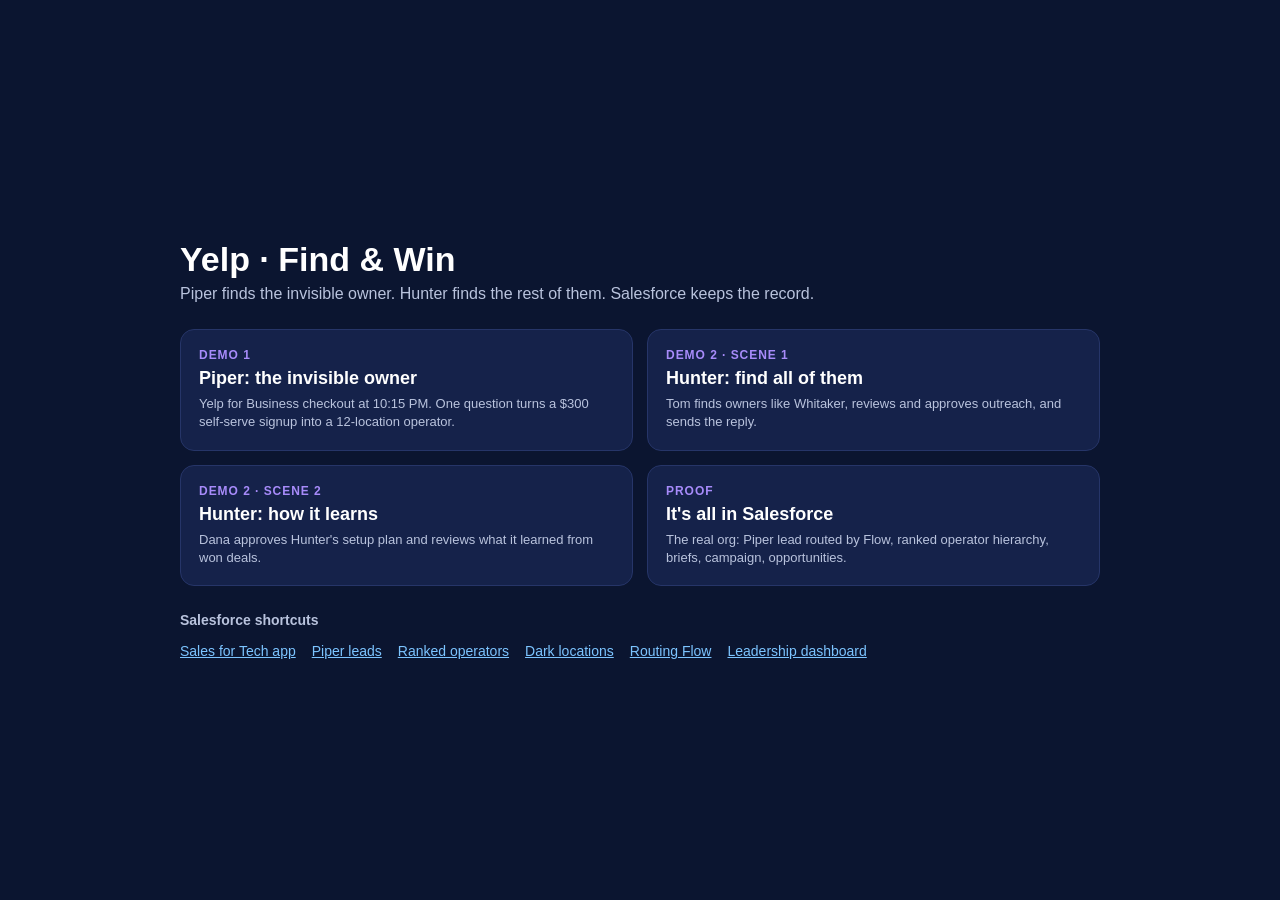
<file: prototypes/index.html>
<!DOCTYPE html>
<html lang="en">
<head>
<meta charset="utf-8">
<meta name="robots" content="noindex, nofollow">
<title>Yelp Find &amp; Win Demo</title>
<style>
  body { font-family: -apple-system, "Helvetica Neue", Arial, sans-serif; background: #0b1530; color: #fff; margin: 0; min-height: 100vh; display: grid; place-items: center; }
  main { width: min(920px, 92vw); }
  h1 { font-size: 34px; margin: 0 0 6px; } p { color: #b9c3dd; margin: 0 0 26px; }
  .grid { display: grid; grid-template-columns: repeat(2, 1fr); gap: 14px; }
  a.card { display: block; text-decoration: none; color: inherit; background: #15224a; border: 1px solid #263568; border-radius: 14px; padding: 18px; transition: .2s; }
  a.card:hover { transform: translateY(-2px); border-color: #8a3ffc; }
  .n { font-size: 12px; color: #a78bfa; font-weight: 700; letter-spacing: .08em; }
  h2 { margin: 6px 0 6px; font-size: 18px; } .d { color: #b9c3dd; font-size: 13px; line-height: 1.4; }
  .sf { margin-top: 26px; } .sf h3 { font-size: 14px; color: #b9c3dd; font-weight: 600; } .sf a { color: #7cc4ff; margin-right: 16px; font-size: 14px; }
</style>
</head>
<body>
<main>
  <h1>Yelp · Find &amp; Win</h1>
  <p>Piper finds the invisible owner. Hunter finds the rest of them. Salesforce keeps the record.</p>
  <div class="grid">
    <a class="card" href="piper.html"><div class="n">DEMO 1</div><h2>Piper: the invisible owner</h2><div class="d">Yelp for Business checkout at 10:15 PM. One question turns a $300 self-serve signup into a 12-location operator.</div></a>
    <a class="card" href="hunter.html"><div class="n">DEMO 2 · SCENE 1</div><h2>Hunter: find all of them</h2><div class="d">Tom finds owners like Whitaker, reviews and approves outreach, and sends the reply.</div></a>
    <a class="card" href="hunter-admin.html"><div class="n">DEMO 2 · SCENE 2</div><h2>Hunter: how it learns</h2><div class="d">Dana approves Hunter's setup plan and reviews what it learned from won deals.</div></a>
    <a class="card" id="sf" target="_blank"><div class="n">PROOF</div><h2>It's all in Salesforce</h2><div class="d">The real org: Piper lead routed by Flow, ranked operator hierarchy, briefs, campaign, opportunities.</div></a>
  </div>
  <div class="sf"><h3>Salesforce shortcuts</h3><div id="links"></div></div>
</main>
<script src="data.js?v=20261020h"></script>
<script>
  const u = YELP_DATA.org_url, L = [
    ["Sales for Tech app", "/lightning/app/06mg800000AlQvwAAF"],
    ["Piper leads", "/lightning/o/Lead/list?filterName=Piper_Multi_Location_Leads"],
    ["Ranked operators", "/lightning/o/Account/list?filterName=Hunter_Colorado_Operators"],
    ["Dark locations", "/lightning/o/Account/list?filterName=Hunter_Dark_Locations"],
    ["Routing Flow", "/lightning/setup/Flows/home"],
    ["Leadership dashboard", "/lightning/r/Dashboard/01Zg8000004BuMLEA0/view"],
  ];
  document.getElementById("sf").href = u + L[1][1];
  document.getElementById("links").innerHTML = L.map(([t, p]) => `<a target="_blank" href="${u}${p}">${t}</a>`).join("");
</script>
</body>
</html>
</file>
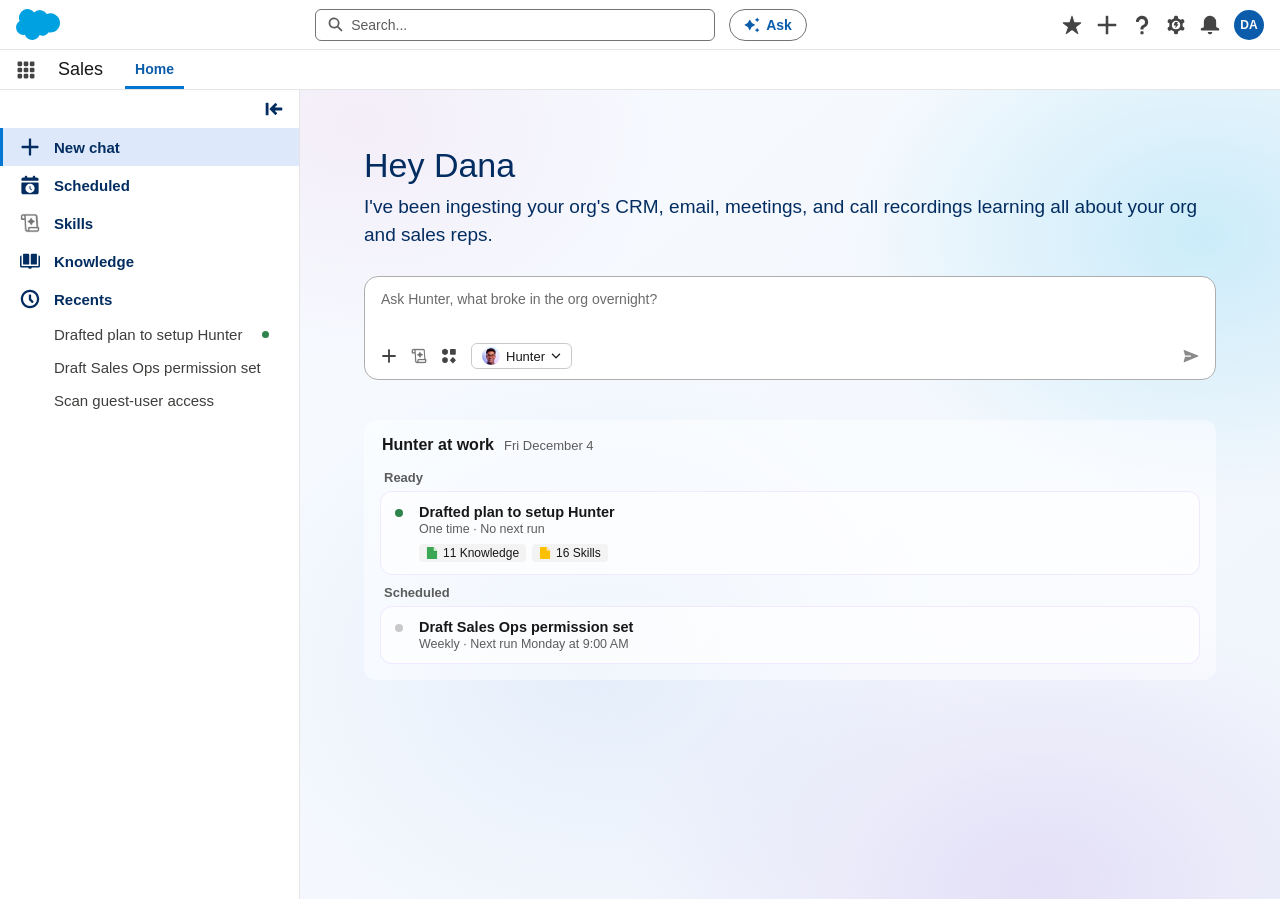
<file: prototypes/hunter-admin.html>
<!DOCTYPE html>
<html lang="en">
<head>
<meta charset="utf-8">
<meta name="robots" content="noindex, nofollow">
<link rel="icon" href="data:image/svg+xml,%3Csvg xmlns='http://www.w3.org/2000/svg' viewBox='0 0 32 32'%3E%3Cellipse cx='16' cy='17' rx='15' ry='10' fill='%2300a1e0'/%3E%3C/svg%3E">
<meta name="demo-url" content="yelp.lightning.force.com/lightning/page/home">
<title>Home | Salesforce</title>
<meta name="viewport" content="width=device-width, initial-scale=1">
<link rel="stylesheet" href="shared.css?v=20261020h">
<style>
  /* Follows the Hunter prototype's admin view (Scene 2): setup plan, auto-learning, Knowledge. */
  :root { --brand: #0176d3; --link: #0b5cab; --line: #e5e5e5; --ink: #181818; --muted: #5c5c5c; --soft: #f3f3f3; --purple: #5a1ba9; --purple-soft: #f2ecfd; }
  * { box-sizing: border-box; }
  body { margin: 0; font-family: "Salesforce Sans", -apple-system, "Helvetica Neue", Arial, sans-serif; color: var(--ink); background: #fff; font-size: 14px; }
  svg { display: block; }
  .ico { fill: currentColor; flex: none; }
  .gh { height: 50px; display: flex; align-items: center; padding: 0 16px; gap: 14px; border-bottom: 1px solid var(--line); }
  .gh .search { margin-left: auto; width: 400px; height: 32px; border: 1px solid #747474; border-radius: 6px; display: flex; align-items: center; gap: 8px; padding: 0 12px; color: var(--muted); }
  .gh .ask { height: 32px; border: 1px solid #747474; border-radius: 16px; padding: 0 14px; display: flex; align-items: center; gap: 6px; font-weight: 600; color: var(--link); margin-right: auto; }
  .gh .icons { display: flex; gap: 14px; align-items: center; color: #444; }
  .me { width: 30px; height: 30px; border-radius: 50%; background: #0b5cab; color: #fff; display: grid; place-items: center; font-size: 12px; font-weight: 700; }
  .nav { height: 40px; display: flex; align-items: flex-end; gap: 22px; padding: 0 16px; border-bottom: 1px solid var(--line); }
  .nav .waffle { align-self: center; color: #444; } .nav .app { align-self: center; font-size: 18px; }
  .nav .tab { padding: 0 10px 9px; border-bottom: 3px solid var(--brand); color: var(--link); font-weight: 600; }
  .shell { display: grid; grid-template-columns: 300px 1fr; height: calc(100vh - 91px - var(--frame-h)); }
  .side { border-right: 1px solid var(--line); padding: 10px 0; display: flex; flex-direction: column; background: #fff; font-size: 15px; }
  .side .collapse { align-self: flex-end; margin: 0 16px 10px; color: #032d60; }
  .navimg { width: 20px; height: 20px; background: url('assets/hunter/skills.png') center/contain no-repeat; flex: none; }
  .side .it { display: flex; gap: 14px; align-items: center; padding: 9px 20px; font-weight: 600; color: #032d60; }
  .side .it.on { background: #dde9fb; box-shadow: inset 3px 0 0 var(--brand); }
  .side .rc { padding: 8px 30px 8px 54px; display: flex; justify-content: space-between; align-items: center; color: #3e3e3c; }
  .side .rc .dot { width: 7px; height: 7px; border-radius: 50%; background: #2e844a; }
  main { overflow-y: auto; background-color: #f7fbff;
    background-image:
      radial-gradient(ellipse 60% 55% at 92% 18%, rgba(170,226,246,.55) 0%, rgba(170,226,246,0) 60%),
      radial-gradient(ellipse 55% 50% at 6% 4%, rgba(236,206,232,.30) 0%, rgba(236,206,232,0) 60%),
      radial-gradient(ellipse 70% 60% at 75% 98%, rgba(214,202,242,.50) 0%, rgba(214,202,242,0) 60%),
      radial-gradient(ellipse 60% 60% at 30% 70%, rgba(205,222,246,.40) 0%, rgba(205,222,246,0) 60%),
      linear-gradient(to bottom right, #f7fbff 0%, #f1f5fc 100%);
    background-attachment: local; }
  .view { display: none; } .view.on { display: block; }
  .home { max-width: 900px; margin: 0 auto; padding: 56px 24px 40px; }
  .home h1 { font-size: 34px; font-weight: 400; margin: 0 0 8px; color: #032d60; }
  .home .lede { font-size: 19px; color: #032d60; margin: 0 0 28px; line-height: 1.45; }
  .composer { border: 1px solid #aeaeae; border-radius: 14px; padding: 14px 16px 10px; color: #6b6b6b; height: 104px; background: #fff; display: flex; flex-direction: column; justify-content: space-between; }
  .composer .bar { display: flex; gap: 14px; align-items: center; color: #444; }
  .agentpick { display: flex; align-items: center; gap: 6px; border: 1px solid #c9c9c9; border-radius: 6px; padding: 3px 10px; font-size: 13px; color: #181818; } .agentpick img { width: 18px; height: 18px; border-radius: 50%; }
  .work { margin-top: 40px; border-radius: 12px; background: rgba(255,255,255,.45); padding: 16px 16px 6px; }
  .work .hd { display: flex; gap: 10px; align-items: baseline; padding: 0 2px 8px; } .work .hd b { font-size: 16px; } .work .hd span { color: var(--muted); font-size: 13px; }
  .work h6 { margin: 8px 4px 6px; font-size: 13px; color: var(--muted); font-weight: 600; }
  .wf { background: #ffffffa1; border: 1px solid #9d5bff1f; border-radius: 12px; padding: 12px 14px; margin-bottom: 10px; display: grid; grid-template-columns: 14px 1fr; gap: 0 10px; }
  .wf .st { margin-top: 5px; width: 8px; height: 8px; border-radius: 50%; background: #2e844a; } .wf .st.idle { background: #c9c9c9; }
  .wf .t { font-weight: 600; font-size: 14.5px; } .wf .s { color: var(--muted); font-size: 12.5px; margin-top: 2px; }
  .chips { display: flex; gap: 6px; margin-top: 8px; } .chip { display: flex; align-items: center; gap: 5px; background: var(--soft); border-radius: 4px; padding: 2px 7px; font-size: 12px; }
  .chip img { width: 12px; height: 14px; }
  .conv { max-width: 900px; margin: 0 auto; padding: 18px 24px 80px; }
  .conv .title { display: flex; gap: 10px; align-items: center; font-size: 20px; font-weight: 600; margin-bottom: 22px; }
  .msg { margin: 0 0 14px; line-height: 1.5; font-size: 14.5px; animation: rise .3s; }
  .card { background: #fff; border: 1px solid var(--line); border-radius: 10px; padding: 16px 18px; margin: 0 0 14px; animation: rise .35s; line-height: 1.5; }
  .btns { display: flex; gap: 8px; margin-top: 14px; }
  .btn { border: 1px solid #c9c9c9; background: #fff; color: var(--link); border-radius: 6px; padding: 6px 14px; font: inherit; font-weight: 600; }
  .btn.brand { background: var(--brand); border-color: var(--brand); color: #fff; } .btn[disabled] { opacity: .65; }
  .btn.pill { border-radius: 16px; border-color: #747474; }
  @keyframes spin { to { transform: rotate(360deg) } }
  @keyframes rise { from { opacity: 0; transform: translateY(6px) } to { opacity: 1; transform: none } }

  /* ---- Setup plan (follows the prototype's auto-setup response) ---- */
  .plan { max-width: 820px; margin: 0 auto; font-size: 14px; line-height: 1.5; animation: rise .35s; }
  .plan p { margin: 0 0 10px; }
  .plan h3 { display: flex; align-items: center; gap: 8px; font-size: 15px; margin: 22px 0 6px; }
  .plan h3 .d { width: 9px; height: 9px; border-radius: 50%; background: #2e844a; flex: none; }
  .plan h3 .d.grey { background: #8a8a8a; } .plan h3 .d.amber { background: #b86e00; }
  .plan h3 .d.live { background: none; width: 12px; height: 12px; border: 2px solid #c9d8ef; border-top-color: var(--brand); animation: spin 1s linear infinite; }
  .plan h3 .d.done { background: #2e844a; }
  .plan .lbl { font-weight: 600; font-size: 13px; margin: 8px 0 6px; }
  .plan table { width: 100%; border-collapse: collapse; background: #fff; border: 1px solid var(--line); border-radius: 8px; overflow: hidden; font-size: 13px; }
  .plan th { text-align: left; background: #f3f3f3; font-weight: 600; padding: 8px 12px; border-bottom: 1px solid var(--line); }
  .plan td { padding: 8px 12px; border-bottom: 1px solid #efefef; }
  .plan td:first-child { color: var(--link); }
  .plan tr:last-child td { border-bottom: 0; }
  .boxes { display: grid; grid-template-columns: 1fr 1fr; gap: 12px; margin: 8px 0 10px; }
  .box { background: #fff; border: 1px solid var(--line); border-radius: 8px; padding: 12px 14px; }
  .box .t { font-size: 12.5px; font-weight: 600; } .box .v { font-size: 22px; font-weight: 700; margin: 2px 0; } .box .s { font-size: 12.5px; color: var(--muted); }
  .note { border-left: 3px solid #c9c9c9; padding: 2px 12px; margin: 8px 0; font-size: 13px; }
  .status { display: flex; gap: 10px; align-items: center; font-size: 12.5px; margin: 14px 0 10px; }
  .status .sub { color: var(--muted); }
  .approved { background: #ebf7e6; border: 1px solid #b6dfaa; border-radius: 8px; padding: 12px 14px; margin-top: 12px; animation: rise .35s; }

  /* ---- Knowledge (follows the prototype's Knowledge page) ---- */
  .kn { max-width: 1060px; margin: 0 auto; padding: 18px 28px 60px; }
  .kn .top { display: flex; align-items: center; justify-content: space-between; margin-bottom: 18px; }
  .kn .top h2 { font-size: 20px; margin: 0; color: #032d60; }
  .kn .top .btn { display: flex; align-items: center; gap: 6px; }
  .kwrap { max-width: 860px; margin: 0 auto; }
  .kbanner { background: linear-gradient(110deg, #fff 45%, #f6efff 100%); border: 1px solid #e3dcf5; border-radius: 12px; display: grid; grid-template-columns: 1.15fr 1fr; overflow: hidden; margin-bottom: 18px; }
  .kbanner .c { padding: 20px 22px; }
  .kbanner .badge { display: inline-block; background: #ece5fb; color: #3b0f7a; font-size: 11.5px; font-weight: 600; border-radius: 10px; padding: 1px 9px; }
  .kbanner h3 { margin: 10px 0 6px; font-size: 19px; color: #2a0a66; line-height: 1.3; }
  .kbanner p { margin: 0 0 12px; font-size: 13.5px; color: #2a0a66; line-height: 1.45; }
  .kbanner dl { display: flex; gap: 28px; margin: 0 0 16px; font-size: 13px; color: #2a0a66; } .kbanner dt { font-weight: 600; } .kbanner dd { margin: 0; }
  .kbanner .ill { background: url("assets/hunter/knowledge-illustration.png") center/contain no-repeat; min-height: 210px; mix-blend-mode: multiply; margin: 8px 8px 8px 0; }
  .ktabs { display: flex; align-items: flex-end; gap: 24px; border-bottom: 1px solid var(--line); margin-bottom: 14px; }
  .ktabs span { padding: 8px 4px; display: flex; gap: 6px; align-items: center; }
  .ktabs span.on { border-bottom: 3px solid var(--brand); color: var(--link); font-weight: 600; }
  .ktabs i { font-style: normal; font-size: 11.5px; background: #e5e5e5; border-radius: 9px; padding: 0 7px; color: #3e3e3c; }
  .ktabs span.on i { background: #d8e6fb; color: var(--link); }
  .ktabs .ks { margin-left: auto; margin-bottom: 6px; border: 1px solid #747474; border-radius: 6px; padding: 4px 10px; width: 250px; display: flex; gap: 8px; align-items: center; color: var(--muted); font-size: 13px; background: #fff; }
  .kgrid { display: grid; grid-template-columns: 1fr 1fr; gap: 12px; }
  .kc { background: #fff; border: 1px solid var(--line); border-radius: 10px; padding: 14px 16px; position: relative; animation: rise .3s; }
  .kc b { display: block; font-size: 14px; } .kc .u { color: var(--muted); font-size: 12.5px; }
  .kc .pill { position: absolute; right: 14px; top: 30px; background: #ece5fb; color: #3b0f7a; font-size: 11.5px; font-weight: 600; border-radius: 10px; padding: 1px 9px; }
  .kc .icons { display: flex; gap: 6px; margin-top: 10px; }
  .kc .icons span { width: 24px; height: 24px; border: 1px solid #e5e5e5; border-radius: 6px; display: grid; place-items: center; background: #fff; }
  .kc .icons img { width: 15px; height: 15px; }
  .art { max-width: 820px; margin: 0 auto; padding: 22px 28px 60px; animation: rise .3s; }
  .art .back { color: var(--link); font-weight: 600; margin-bottom: 12px; }
  .art h2 { margin: 0 0 4px; font-size: 22px; } .art .meta { color: var(--muted); margin-bottom: 16px; }
  .art h4 { margin: 18px 0 6px; }
  .quote { border-left: 3px solid var(--purple); background: #faf8fe; padding: 10px 14px; margin: 10px 0; border-radius: 0 8px 8px 0; }
  .quote .who { color: var(--muted); font-size: 12.5px; margin-top: 4px; }
</style>
</head>
<body>
<div class="gh">
  <img src="assets/hunter/logo-noname.svg" alt="Salesforce" width="44" height="31">
  <div class="search"><svg class="ico" width="15" height="15"><use href="assets/hunter/icons.svg#u-search"/></svg>Search...</div>
  <div class="ask"><svg class="ico" width="16" height="16"><use href="assets/hunter/icons.svg#u-sparkles"/></svg>Ask</div>
  <div class="icons"><svg class="ico" width="20" height="20"><use href="assets/hunter/icons.svg#u-favorite"/></svg><svg class="ico" width="22" height="22"><use href="assets/hunter/icons.svg#u-add"/></svg><svg class="ico" width="20" height="20"><use href="assets/hunter/icons.svg#u-question"/></svg><svg class="ico" width="20" height="20"><use href="assets/hunter/icons.svg#u-setup"/></svg><svg class="ico" width="20" height="20"><use href="assets/hunter/icons.svg#u-notification"/></svg><div class="me">DA</div>
  </div>
</div>
<div class="nav">
  <svg class="ico waffle" width="20" height="20"><use href="assets/hunter/icons.svg#u-apps"/></svg>
  <span class="app">Sales</span><span class="tab">Home</span>
</div>
<div class="shell">
  <aside class="side">
    <svg class="ico collapse" width="18" height="18"><use href="assets/hunter/icons.svg#u-arrow_left"/></svg>
    <div class="it on" id="navHome"><svg class="ico" width="20" height="20"><use href="assets/hunter/icons.svg#u-add"/></svg>New chat</div>
    <div class="it"><svg class="ico" width="20" height="20"><use href="assets/hunter/icons.svg#u-date_time"/></svg>Scheduled</div>
    <div class="it"><span class="navimg"></span>Skills</div>
    <div class="it" id="navKnowledge"><svg class="ico" width="20" height="20"><use href="assets/hunter/icons.svg#u-knowledge_base"/></svg>Knowledge</div>
    <div class="it"><svg class="ico" width="20" height="20"><use href="assets/hunter/icons.svg#u-clock"/></svg>Recents</div>
    <div class="rc"><span>Drafted plan to setup Hunter</span><span class="dot" id="recentDot"></span></div>
    <div class="rc"><span>Draft Sales Ops permission set</span></div>
    <div class="rc"><span>Scan guest-user access</span></div>
  </aside>
  <main id="main">
    <section class="view on" id="v-home">
      <div class="home">
        <h1>Hey Dana</h1>
        <p class="lede">I've been ingesting your org's CRM, email, meetings, and call recordings learning all about your org and sales reps.</p>
        <div class="composer"><span>Ask Hunter, what broke in the org overnight?</span><div class="bar"><svg class="ico" width="16" height="16"><use href="assets/hunter/icons.svg#u-add"/></svg><span class="navimg" style="width:16px;height:16px"></span><svg class="ico" width="16" height="16"><use href="assets/hunter/icons.svg#u-all"/></svg><span class="agentpick"><img src="assets/hunter/hunter.png" alt="">Hunter <svg class="ico" width="10" height="10"><use href="assets/hunter/icons.svg#u-chevrondown"/></svg></span><span style="margin-left:auto;color:#8a8a8a"><svg class="ico" width="16" height="16"><use href="assets/hunter/icons.svg#u-send"/></svg></span></div></div>
        <div class="work">
          <div class="hd"><b>Hunter at work</b><span id="today"></span></div>
          <h6>Ready</h6>
          <div class="wf" id="wfPlan"><span class="st"></span><div><div class="t">Drafted plan to setup Hunter</div><div class="s">One time · No next run</div>
            <div class="chips"><span class="chip"><img src="assets/hunter/Doc-green.svg" alt="">11 Knowledge</span><span class="chip"><img src="assets/hunter/Doc-yellow.svg" alt="">16 Skills</span></div></div></div>
          <h6>Scheduled</h6>
          <div class="wf"><span class="st idle"></span><div><div class="t">Draft Sales Ops permission set</div><div class="s">Weekly · Next run Monday at 9:00 AM</div></div></div>
        </div>
      </div>
    </section>
    <section class="view" id="v-conv"><div class="conv"><div class="title"><svg class="ico" width="18" height="18"><use href="assets/hunter/icons.svg#u-sparkles"/></svg>Drafted plan to setup Hunter</div><div id="thread"></div></div></section>
    <section class="view" id="v-kn">
      <div class="kn">
        <div class="top"><h2>Knowledge</h2><button class="btn pill"><svg class="ico" width="14" height="14"><use href="assets/hunter/icons.svg#u-add"/></svg>New Knowledge</button></div>
        <div class="kwrap">
          <div class="kbanner">
            <div class="c">
              <span class="badge">New</span>
              <h3>Get deals done faster with<br>auto-learning</h3>
              <p>With agents that learn automatically, you get the highest-quality prospects, personalized emails, and AI-powered workflows based on your sales process and customer needs.</p>
              <dl><div><dt>Ran for</dt><dd>3 hours and 40 minutes</dd></div><div><dt>Read</dt><dd>1.4k calls and 10.8k emails</dd></div></dl>
              <button class="btn pill">Got it</button>
            </div>
            <div class="ill"></div>
          </div>
          <div class="ktabs"><span class="on">Learnings <i>6</i></span><span>Sources <i>137</i></span>
            <div class="ks"><svg class="ico" width="13" height="13"><use href="assets/hunter/icons.svg#u-search"/></svg>Search...</div></div>
          <div class="kgrid" id="cards"></div>
        </div>
      </div>
    </section>
    <section class="view" id="v-art"><div class="art" id="art"></div></section>
  </main>
</div>
<div class="presenter" id="presenter"></div>
<script src="presenter.js?v=20261022a"></script>
<script>
const $ = id => document.getElementById(id), sleep = ms => new Promise(r => setTimeout(r, ms));
const show = v => { ["v-home", "v-conv", "v-kn", "v-art"].forEach(x => $(x).classList.toggle("on", x === v)); $("main").scrollTop = 0;
  $("navHome").classList.toggle("on", v === "v-home" || v === "v-conv"); $("navKnowledge").classList.toggle("on", v === "v-kn" || v === "v-art"); };
$("today").textContent = new Date().toLocaleDateString("en-US", { weekday: "short", month: "long", day: "numeric" }).replace(",", "");
async function click(el, instant) { if (!el || instant || Presenter.clicked()) return; await sleep(400); await Presenter.press(el); }
const table = (cols, rows) => `<table><thead><tr>${cols.map(c => `<th>${c}</th>`).join("")}</tr></thead><tbody>${rows.map(r => `<tr>${r.map(c => `<td>${c}</td>`).join("")}</tr>`).join("")}</tbody></table>`;

// The setup plan Hunter drafts for the admin, following the prototype's auto-setup response. Volumes are illustrative.
const PLAN = `
  <p>Here's a <b>draft plan</b> to finish configuring Hunter for your org, Dana. Hunter will learn your GTM motion from <b>decision traces on real opportunities</b>, steering toward the most recent deals from your strongest sellers and healthiest customers. Nothing starts until you approve.</p>
  <h3><span class="d"></span>Data already ingested</h3>
  <p>Hunter used this corpus to draft the plan. Approval kicks off the long-running learning job on top of it.</p>
  <div class="lbl">Sources</div>
  ${table(["Source", "Volume", "Window"], [
    ["CRM", "48,600 opps · 1.2M activities · 416 users", "24 months"],
    ["Email", "3.4M messages · 416 mailboxes", "12 months"],
    ["Meetings", "212,400 events", "12 months"],
    ["Call recordings", "96,300 Gong calls", "6 months"]])}
  <h3><span class="d"></span>Learning set: 430 real opportunities</h3>
  <p>Once you approve, Hunter traces <b>430</b> recent multi-location opportunities from your strongest sellers and healthiest customers. Every call, email, note, CRM history, and seller action on those deals becomes a decision trace for GTM learning, not a random sample of the whole book.</p>
  <div class="boxes"><div class="box"><div class="t">Opportunities to trace</div><div class="v">430</div><div class="s">Most recent, strongest sellers</div></div>
    <div class="box"><div class="t">Signals per opp</div><div class="v">5</div><div class="s">Call, email, note, CRM, actions</div></div></div>
  <div class="note"><b>Bottom line:</b> Hunter learns from how your best reps actually win with healthy customers, then uses that to configure voice, workflows, and briefing cadences.</div>
  <h3><span class="d grey" id="ph1"></span>1. Phase 1: Org learning (~2 hours)</h3>
  <p>Build the org's GTM motion from those traces: segments, win/loss patterns, what customers buy, meeting rhythm, and house voice.</p>
  <div class="lbl">Org learning</div>
  ${table(["Step", "What Hunter will do"], [
    ["Sales taxonomy", "Segments (Self-Serve, Local, Emerging, Multi-Location, Enterprise), stages, deal shapes"],
    ["Win / loss patterns", "Moves and messaging that separate Closed Won from Closed Lost on multi-location deals"],
    ["What customers buy", "Discovery calls on Closed Won: problem, why-now, product, value prop, ICP"],
    ["Meeting rhythm", "Cadence per stage, discovery quality, owner engagement"],
    ["Org voice", "House tone from customer-facing email and top-performer style"]])}
  <h3><span class="d grey" id="ph2"></span>2. Phase 2: Per-rep configuration (~1 hour)</h3>
  <p>After org patterns land, Hunter builds a voice profile, selling style, and working rhythm for each rep.</p>
  <div class="lbl">Per-rep configuration</div>
  ${table(["Step", "What Hunter will do"], [
    ["Voice profile", "Tone, structure, sign-off, phrasing from outbound email"],
    ["Selling style", "Objection handling, discovery depth, follow-up SLA, deal velocity"],
    ["Working rhythm", "Meeting load, response times, pipeline shape"]])}
  <h3><span class="d grey" id="ph3"></span>3. Phase 3: Workflow suggestions</h3>
  <p>Suggested workflows Hunter will offer once learning completes. You can pause any of them globally or per rep from Home.</p>
  <div class="lbl">Workflows</div>
  ${table(["Workflow", "What it does"], [
    ["Burndown list", "Top prospects to prioritize each day"],
    ["Daily meeting prep", "Briefs before every scheduled meeting"],
    ["Weekly pipeline review", "Deals at risk, deals with movement, deals to escalate"],
    ["Follow-up SLA", "Flags outreach gaps against the org baseline"],
    ["Found multi-location owners in your book", "Weekly: owners like your closed-won multi-location accounts"]])}
  <h3><span class="d amber"></span>Governance and schedule</h3>
  <p>Hunter will <b>not</b> write to CRM without an explicit rep-side approval, and will <b>not</b> send email on a rep's behalf, only drafts held for review. PII redaction applies at ingest and inference. You can pause any workflow globally or per rep from Home at any time.</p>
  <div class="note"><b>Kickoff:</b> immediately on approval. <b>Duration:</b> 3–4 hours. Hunter DMs you when Phase 1 completes, then again when Phase 2 completes so you can review org-level learnings and roll out to reps.</div>
  <p>On approval this plan is snapshotted as the org's Hunter configuration record, then the learning job starts.</p>
  <div class="status"><svg class="ico" width="16" height="16"><use href="assets/hunter/icons.svg#u-apps"/></svg><div><div id="planState">Setup plan drafted</div><div class="sub" id="planSub">Pending admin approval</div></div></div>
  <p id="approveLine">Approve this plan to snapshot the configuration and start learning.</p>
  <button class="btn brand" id="approvePlan">Approve &amp; start</button>
  <div id="afterApprove"></div>`;

const ICON = { sf: "source_salesforce.svg", gmail: "source_gmail.png", gong: "source_gong.svg", cal: "source_calendar.png", web: "source_web.svg", pdf: "source_pdf.png", gdoc: "source_gdocs.png", word: "source_word.png" };
const LEARNINGS = [
  ["Your ICP: Who Buys From You", "Updated 2 hours ago", ["sf", "gmail", "gong", "cal"]],
  ["Your Customer's Business Problem", "Updated 24 mins ago", ["gong", "gmail", "cal", "web"], true],
  ["Why Now: What's Driving Your Deals", "Updated 2 hours ago", ["web", "pdf", "gdoc", "word"]],
  ["Your Top Use-Cases", "Updated 2 hours ago", ["pdf", "gdoc", "word"]],
  ["Your Most Successful Value Props", "Updated 2 hours ago", ["gong", "pdf", "web"]],
  ["Your Voice: How You Communicate with Customers", "Updated 1 hour ago", ["gmail", "gong"]],
];

const steps = [
  ["Dana (VP RevOps) opens Salesforce. Hunter has drafted its own setup plan.", async () => show("v-home")],
  ["Dana opens the plan Hunter drafted.", async i => {
    await click($("wfPlan"), i);
    show("v-conv");
    $("thread").innerHTML = `<div class="plan">${PLAN}</div>`;
  }],
  ["Dana approves. Learning runs in the background.", async i => {
    const b = $("approvePlan"); await click(b, i);
    b.textContent = "Approved"; b.disabled = true;
    $("planState").textContent = "Setup plan approved"; $("planSub").textContent = "Saved as the org's Hunter configuration · Learning in progress";
    $("approveLine").style.display = "none";
    $("ph1").className = "d live";
    $("afterApprove").innerHTML = `<div class="approved">Approved. Phase 1 (org learning) is running now. I'll DM you when it completes, then again after Phase 2, so you can review the learnings before they roll out to reps. You don't need to stay on this page.</div>`;
    if (!i) $("afterApprove").scrollIntoView({ behavior: "smooth", block: "center" });
  }],
  ["A few hours later: what Hunter learned, in Knowledge.", async i => {
    await click($("navKnowledge"), i);
    $("recentDot").style.display = "none";
    show("v-kn");
    $("cards").innerHTML = LEARNINGS.map(([t, u, icons, upd], n) => `<div class="kc" id="lc${n}"><b>${t}</b><div class="u">${u}</div>${upd ? '<span class="pill">Updated</span>' : ""}
      <div class="icons">${icons.map(k => `<span><img src="assets/hunter/${ICON[k]}" alt=""></span>`).join("")}</div></div>`).join("");
  }],
  ["Dana opens a learning: verifiable, with the customer's own words.", async i => {
    await click($("lc1"), i);
    show("v-art");
    $("art").innerHTML = `<div class="back">‹ Knowledge</div>
      <h2>Your Customer's Business Problem</h2><div class="meta">Updated 24 mins ago · From 38 calls and 112 emails</div>
      <p>Multi-location owners rarely see their Yelp presence as one thing. Each store's page and ad plan was set up on its own, often by a store manager, so the owner can't compare locations, can't control total spend, and new stores open without ads.</p>
      <h4>In your customers' words</h4>
      <div class="quote">"I've got nine stores and nine logins. I couldn't tell you what I'm spending on Yelp in total."<div class="who">Franchise owner, 9 locations · Gong call with Tom Jones</div></div>
      <div class="quote">"Every time we open a store, somebody has to remember to set the ads up. Half the time nobody does."<div class="who">Director of Operations, restaurant group · Gong call</div></div>
      <div class="quote">"I want one bill. My accountant wants one bill."<div class="who">Owner, 3 brands · Email thread, Multi-Location Activation opportunity</div></div>
      <h4>How reps who win handle it</h4>
      <p>They open with what the owner already advertises, show every location side by side, and propose one plan that covers new openings.</p>`;
  }],
];
Presenter.init(steps, () => { $("thread").innerHTML = ""; $("recentDot").style.display = ""; show("v-home"); });
// Clicking the real UI advances the demo: step number -> element(s) to click.
Presenter.onClick({ 1: ["wfPlan"], 2: ["approvePlan"], 3: ["navKnowledge"], 4: ["lc1"] });
</script>
</body>
</html>
</file>
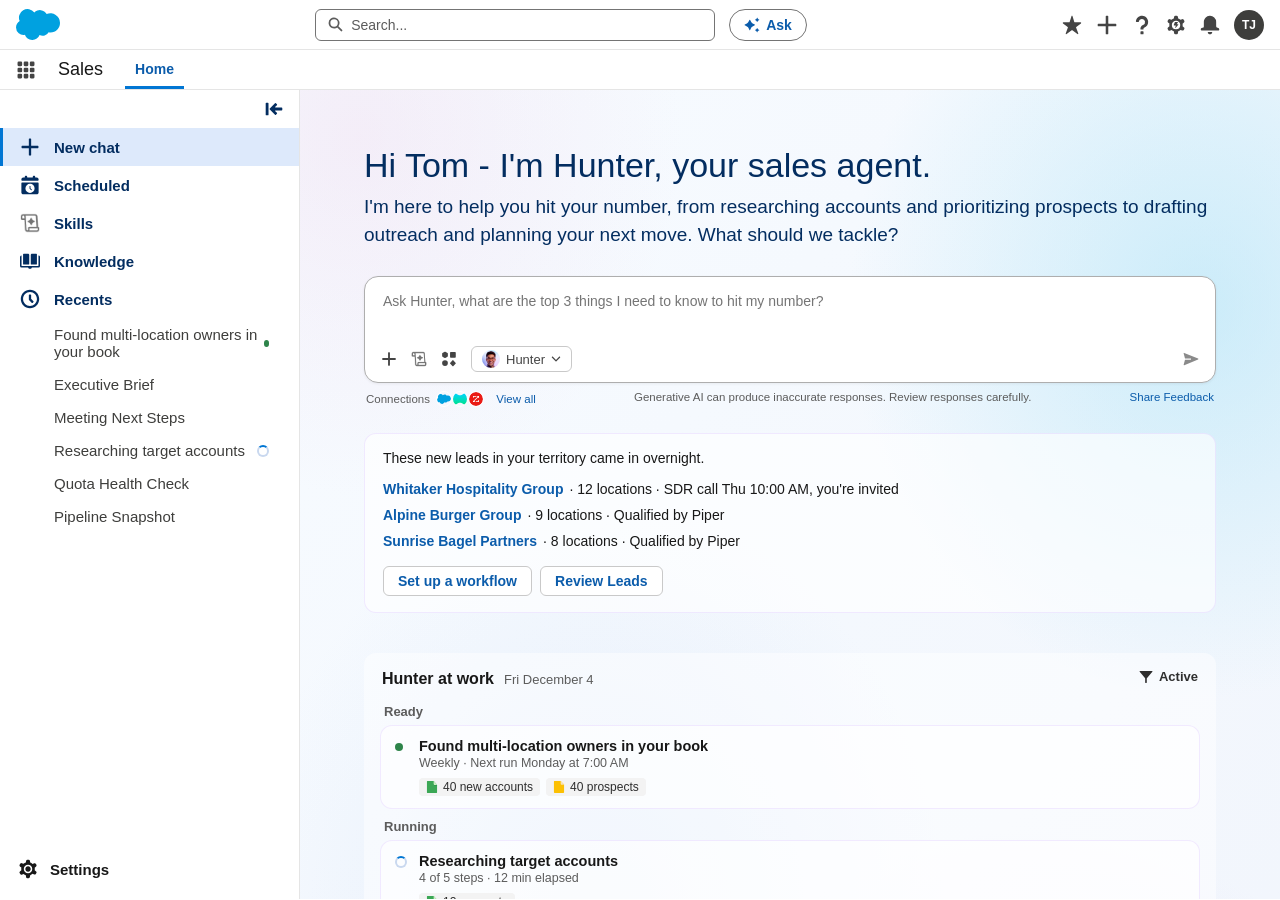
<file: prototypes/hunter.html>
<!DOCTYPE html>
<html lang="en">
<head>
<meta charset="utf-8">
<meta name="robots" content="noindex, nofollow">
<link rel="icon" href="data:image/svg+xml,%3Csvg xmlns='http://www.w3.org/2000/svg' viewBox='0 0 32 32'%3E%3Cellipse cx='16' cy='17' rx='15' ry='10' fill='%2300a1e0'/%3E%3C/svg%3E">
<meta name="demo-url" content="yelp.lightning.force.com/lightning/page/home">
<title>Home | Salesforce</title>
<meta name="viewport" content="width=device-width, initial-scale=1">
<link rel="stylesheet" href="shared.css?v=20261020h">
<style>
  /* Layout and components follow the Hunter prototype (Scene 1): seller home, workflow conversation,
     prospects table, cadence review, drafted reply. Only the content is Yelp's. */
  :root { --brand: #0176d3; --link: #0b5cab; --line: #e5e5e5; --ink: #181818; --muted: #5c5c5c; --soft: #f3f3f3;
          --purple: #5a1ba9; --purple-soft: #f2ecfd; --hot: #fde2e1; --hot-ink: #b60554; }
  * { box-sizing: border-box; }
  body { margin: 0; font-family: "Salesforce Sans", -apple-system, "Helvetica Neue", Arial, sans-serif; color: var(--ink); background: #fff; font-size: 14px; }
  svg { display: block; }
  .ico { fill: currentColor; flex: none; }
  img.src-ico { width: 14px; height: 14px; border-radius: 3px; }
  .gh { height: 50px; display: flex; align-items: center; padding: 0 16px; gap: 14px; border-bottom: 1px solid var(--line); }
  .gh .search { margin-left: auto; width: 400px; height: 32px; border: 1px solid #747474; border-radius: 6px; display: flex; align-items: center; gap: 8px; padding: 0 12px; color: var(--muted); }
  .gh .ask { height: 32px; border: 1px solid #747474; border-radius: 16px; padding: 0 14px; display: flex; align-items: center; gap: 6px; font-weight: 600; color: var(--link); margin-right: auto; }
  .gh .icons { display: flex; gap: 14px; align-items: center; color: #444; }
  .me { width: 30px; height: 30px; border-radius: 50%; background: #3e3e3c; color: #fff; display: grid; place-items: center; font-size: 12px; font-weight: 700; }
  .nav { height: 40px; display: flex; align-items: flex-end; gap: 22px; padding: 0 16px; border-bottom: 1px solid var(--line); }
  .nav .waffle { align-self: center; color: #444; }
  .nav .app { align-self: center; font-size: 18px; }
  .nav .tab { padding: 0 10px 9px; border-bottom: 3px solid var(--brand); color: var(--link); font-weight: 600; }
  .shell { display: grid; grid-template-columns: 300px 1fr; height: calc(100vh - 91px - var(--frame-h)); }
  .side { border-right: 1px solid var(--line); padding: 10px 0; overflow: auto; display: flex; flex-direction: column; background: #fff; font-size: 15px; }
  .side .it .navimg { width: 20px; height: 20px; background: url('assets/hunter/skills.png') center/contain no-repeat; flex: none; }
  .side .collapse { align-self: flex-end; margin: 0 16px 10px; color: #032d60; }
  .side .it { display: flex; gap: 14px; align-items: center; padding: 9px 20px; font-weight: 600; color: #032d60; }
  .side .it.on { background: #dde9fb; box-shadow: inset 3px 0 0 var(--brand); }
  .side .rc { padding: 8px 30px 8px 54px; display: flex; align-items: center; justify-content: space-between; color: #3e3e3c; }
  .side .rc .dot { width: 7px; height: 7px; border-radius: 50%; background: #2e844a; }
  .side .rc .spin { width: 12px; height: 12px; border: 2px solid #c9d8ef; border-top-color: var(--brand); border-radius: 50%; animation: spin 1s linear infinite; }
  .side .foot { margin-top: auto; padding: 10px 18px; font-weight: 600; display: flex; gap: 12px; align-items: center; }
  main { overflow-y: auto; position: relative; background-color: #f7fbff;
    /* Static version of the prototype's seller-home background: light, cyan to the top right, lavender low */
    background-image:
      radial-gradient(ellipse 60% 55% at 92% 18%, rgba(170,226,246,.55) 0%, rgba(170,226,246,0) 60%),
      radial-gradient(ellipse 55% 50% at 6% 4%, rgba(236,206,232,.30) 0%, rgba(236,206,232,0) 60%),
      radial-gradient(ellipse 70% 60% at 75% 98%, rgba(214,202,242,.50) 0%, rgba(214,202,242,0) 60%),
      radial-gradient(ellipse 60% 60% at 30% 70%, rgba(205,222,246,.40) 0%, rgba(205,222,246,0) 60%),
      linear-gradient(to bottom right, #f7fbff 0%, #f1f5fc 100%);
    background-attachment: local; }
  .view { display: none; } .view.on { display: block; }

  /* ---- Seller home ---- */
  .home { max-width: 900px; margin: 0 auto; padding: 56px 24px 40px; }
  .home h1 { font-size: 34px; font-weight: 400; margin: 0 0 8px; color: #032d60; }
  .home .lede { font-size: 19px; color: #032d60; margin: 0 0 28px; line-height: 1.45; }
  .composer { border: 1px solid #aeaeae; border-radius: 14px; padding: 14px 16px 10px; box-shadow: 0 1px 3px rgba(0,0,0,.06); background: #fff; }
  .composer textarea { width: 100%; border: 0; outline: none; resize: none; font: inherit; font-size: 14px; height: 52px; background: transparent; }
  .composer .bar { display: flex; align-items: center; gap: 14px; color: #444; }
  .agentpick { display: flex; align-items: center; gap: 6px; border: 1px solid #c9c9c9; border-radius: 6px; padding: 3px 10px; font-size: 13px; }
  .agentpick img { width: 18px; height: 18px; border-radius: 50%; }
  .composer .send { margin-left: auto; color: #8a8a8a; }
  .below { display: flex; justify-content: space-between; gap: 12px; font-size: 11.5px; color: var(--muted); margin: 8px 2px 0; }
  .below a { color: var(--link); text-decoration: none; }
  .below .conns { display: flex; align-items: center; gap: 6px; } .below .conns img { width: 16px; height: 16px; margin-right: -6px; border-radius: 50%; border: 1.5px solid #fff; }
  .preview { margin-top: 26px; border: 1px solid #9d5bff1f; border-radius: 12px; padding: 16px 18px; background: #ffffffa1; }
  .preview p { margin: 0 0 10px; }
  .preview .row { display: flex; gap: 6px; padding: 5px 0; }
  .preview .row b { color: var(--link); }
  .btns { display: flex; gap: 8px; margin-top: 12px; }
  .btn { border: 1px solid #c9c9c9; background: #fff; color: var(--link); border-radius: 6px; padding: 6px 14px; font: inherit; font-weight: 600; cursor: pointer; }
  .btn.brand { background: var(--brand); border-color: var(--brand); color: #fff; }
  .btn[disabled] { opacity: .65; cursor: default; }
  .work { margin-top: 40px; border-radius: 12px; background: rgba(255,255,255,.45); padding: 16px 16px 6px; }
  .work .hd { display: flex; align-items: baseline; gap: 10px; padding: 0 2px 8px; }
  .work .hd b { font-size: 16px; } .work .hd span { color: var(--muted); font-size: 13px; } .work .hd .flt { margin-left: auto; font-weight: 600; font-size: 13px; color: #2e2e2e; }
  .work h6 { margin: 8px 4px 6px; font-size: 13px; color: var(--muted); font-weight: 600; }
  .wf { background: #ffffffa1; border: 1px solid #9d5bff1f; border-radius: 12px; padding: 12px 14px; margin-bottom: 10px; display: grid; grid-template-columns: 14px 1fr; gap: 0 10px; }
  .wf .st { margin-top: 5px; width: 8px; height: 8px; border-radius: 50%; background: #2e844a; }
  .wf .st.run { width: 12px; height: 12px; border: 2px solid #c9d8ef; border-top-color: var(--brand); background: none; animation: spin 1s linear infinite; margin-top: 3px; }
  .wf .st.idle { background: #c9c9c9; }
  .wf .t { font-weight: 600; font-size: 14.5px; }
  .wf .s { color: var(--muted); font-size: 12.5px; margin-top: 2px; }
  .chips { display: flex; gap: 6px; margin-top: 8px; flex-wrap: wrap; }
  .chip { display: flex; align-items: center; gap: 5px; background: var(--soft); border-radius: 4px; padding: 2px 7px; font-size: 12px; color: #2e2e2e; }
  .chip img { width: 12px; height: 14px; }

  /* ---- Workflow conversation ---- */
  .conv { padding: 18px 24px 160px; }
  .conv .title { display: flex; align-items: center; gap: 10px; font-size: 20px; font-weight: 600; margin-bottom: 22px; }
  .conv .title .runs { margin-left: auto; display: flex; align-items: center; gap: 6px; font-size: 13px; font-weight: 400; color: #2e2e2e; border: 1px solid #c9c9c9; border-radius: 6px; padding: 4px 10px; background: #fff; }
  .wf.click { cursor: pointer; }
  .thread { max-width: 980px; margin: 0 auto; }
  .ask-bub { margin-left: auto; max-width: 560px; background: var(--soft); border-radius: 12px; padding: 10px 14px; margin-bottom: 16px; width: fit-content; }
  .activity { color: var(--muted); font-size: 13px; margin-bottom: 14px; }
  .activity .lbl { display: flex; gap: 6px; align-items: center; }
  .activity .trace { margin: 8px 0 0 5px; padding-left: 14px; border-left: 2px solid var(--line); }
  .activity .trace div { padding: 2px 0; animation: rise .3s; }
  .activity.done .trace { display: none; }
  .msg { margin: 0 0 14px; line-height: 1.5; font-size: 14.5px; animation: rise .3s; }
  .tablewrap { background: #fff; border: 1px solid var(--line); border-radius: 10px; overflow: hidden; animation: rise .35s; margin-bottom: 14px; }
  .tscroll { overflow-x: auto; max-height: 410px; overflow-y: auto; }
  .tablewrap.expanded .tscroll { max-height: none; }
  table.pros { border-collapse: collapse; width: 1500px; font-size: 13px; }
  table.pros th { position: sticky; top: 0; background: #f3f3f3; text-align: left; font-weight: 600; padding: 9px 12px; border-bottom: 1px solid var(--line); }
  table.pros td { vertical-align: top; padding: 10px 12px; border-bottom: 1px solid #efefef; border-right: 1px solid #efefef; line-height: 1.4; }
  table.pros tr.focus td { background: #f7f3fe; }
  .person { display: grid; grid-template-columns: 26px 1fr 24px; gap: 8px; }
  .av { width: 24px; height: 24px; border-radius: 50%; background: #7526e3; color: #fff; display: grid; place-items: center; font-size: 10px; font-weight: 700; flex: none; }
  .lk { color: var(--link); font-weight: 600; }
  .sub { color: #3e3e3c; }
  .lk2 { color: var(--link); }
  .chev { width: 22px; height: 22px; border: 1px solid #c9c9c9; border-radius: 50%; display: grid; place-items: center; color: #444; margin-top: 10px; }
  .co { display: grid; grid-template-columns: 22px 1fr auto; gap: 8px; }
  .logo { width: 18px; height: 18px; border-radius: 4px; background: #d32f2f; color: #fff; font-size: 9px; font-weight: 800; display: grid; place-items: center; margin-top: 2px; }
  .rate { font-size: 11.5px; font-weight: 600; border-radius: 4px; padding: 2px 7px; height: fit-content; white-space: nowrap; }
  .rate.hot { background: var(--hot); color: var(--hot-ink); } .rate.solid { background: #e3f3e6; color: #2e6b3a; }
  .sig ul { margin: 0; padding-left: 16px; } .sig li { margin: 0 0 4px; }
  .srcs { display: flex; gap: 4px; flex-wrap: wrap; margin-top: 6px; }
  .src { display: inline-flex; align-items: center; gap: 4px; font-size: 11px; border: 1px solid #d8d8d8; border-radius: 10px; padding: 1px 7px 1px 3px; color: #3e3e3c; white-space: nowrap; background: #fff; }
  .tfoot { display: flex; align-items: center; gap: 10px; padding: 10px 12px; background: #fff; font-size: 13px; border-top: 1px solid var(--line); }
  .tfoot .ex { margin-left: auto; color: var(--brand); }
  .cad { background: #fff; border: 1px solid var(--line); border-radius: 10px; padding: 14px; animation: rise .35s; margin-bottom: 14px; }
  .cad .pick { display: grid; grid-template-columns: 1fr 1fr; gap: 12px; }
  .cad .pick label { font-size: 12.5px; font-weight: 600; display: block; margin-bottom: 4px; }
  .sel { border: 1px solid #747474; border-radius: 6px; padding: 6px 10px; display: flex; align-items: center; gap: 8px; }
  .sel .x { margin-left: auto; color: var(--link); }
  .voice { margin: 12px 0; background: var(--purple-soft); border-radius: 6px; padding: 8px 12px; display: flex; gap: 8px; align-items: center; color: var(--purple); font-weight: 600; font-size: 13px; }
  .voice a { margin-left: auto; color: #181818; text-decoration: underline; }
  .touch { display: grid; grid-template-columns: 28px 1fr; gap: 10px; margin: 6px 0; }
  .touch .ic { width: 26px; height: 26px; border-radius: 50%; display: grid; place-items: center; background: #e5effa; color: var(--link); }
  .touch .ic.li { background: #0a66c2; color: #fff; }
  .touch .ic.call { background: #fdecdc; color: #a96404; }
  .touch .h { padding-top: 4px; } .touch .h b { font-size: 14px; } .touch .h span { color: var(--muted); font-size: 13px; }
  .tcard { grid-column: 2; display: grid; grid-template-columns: 1.35fr 1fr; border: 1px solid var(--line); border-radius: 8px; margin: 6px 0 10px; }
  .email { padding: 14px 16px; border-right: 1px solid var(--line); line-height: 1.55; font-size: 13.5px; }
  .email .hl { color: var(--purple); text-decoration: underline dotted; text-underline-offset: 3px; }
  .email.loading { color: var(--muted); font-style: italic; }
  .det { padding: 10px 16px; font-size: 13px; }
  .det .tabs { display: flex; gap: 22px; border-bottom: 1px solid var(--line); margin-bottom: 10px; }
  .det .tabs span { padding: 6px 2px; } .det .tabs span.on { border-bottom: 2px solid var(--brand); color: var(--link); font-weight: 600; }
  .det b { display: block; margin-top: 8px; }
  .approve { display: flex; gap: 8px; justify-content: flex-end; margin-top: 10px; }
  .card { background: #fff; border: 1px solid var(--line); border-radius: 10px; padding: 14px 16px; margin: 0 0 14px; animation: rise .35s; line-height: 1.5; }
  .card .k { font-size: 12px; color: var(--muted); font-weight: 600; text-transform: uppercase; letter-spacing: .04em; }
  .mailcard .from { color: var(--muted); font-size: 12.5px; margin: 4px 0 8px; }
  .opp { display: flex; gap: 12px; align-items: center; }
  .opp .oi { width: 32px; height: 32px; border-radius: 6px; background: #ff5d2d; display: grid; place-items: center; color: #fff; flex: none; }
  .prep ul { margin: 6px 0 0; padding-left: 18px; } .prep li { margin: 4px 0; }
  .followup { position: sticky; bottom: 0; padding: 20px 24px 14px; }
  .followup .composer { max-width: 980px; margin: 0 auto; }
  .followup textarea { height: 22px; }
  .disc { max-width: 980px; margin: 6px auto 0; display: flex; justify-content: space-between; font-size: 11.5px; color: var(--muted); }
  @keyframes spin { to { transform: rotate(360deg) } }
  @keyframes rise { from { opacity: 0; transform: translateY(6px) } to { opacity: 1; transform: none } }
</style>
</head>
<body>
<div class="gh">
  <img src="assets/hunter/logo-noname.svg" alt="Salesforce" width="44" height="31">
  <div class="search"><svg class="ico" width="15" height="15"><use href="assets/hunter/icons.svg#u-search"/></svg>Search...</div>
  <div class="ask"><svg class="ico" width="16" height="16"><use href="assets/hunter/icons.svg#u-sparkles"/></svg>Ask</div>
  <div class="icons"><svg class="ico" width="20" height="20"><use href="assets/hunter/icons.svg#u-favorite"/></svg><svg class="ico" width="22" height="22"><use href="assets/hunter/icons.svg#u-add"/></svg><svg class="ico" width="20" height="20"><use href="assets/hunter/icons.svg#u-question"/></svg><svg class="ico" width="20" height="20"><use href="assets/hunter/icons.svg#u-setup"/></svg><svg class="ico" width="20" height="20"><use href="assets/hunter/icons.svg#u-notification"/></svg><div class="me">TJ</div>
  </div>
</div>
<div class="nav">
  <svg class="ico waffle" width="20" height="20"><use href="assets/hunter/icons.svg#u-apps"/></svg>
  <span class="app">Sales</span><span class="tab">Home</span>
</div>

<div class="shell">
  <aside class="side">
    <svg class="ico collapse" width="18" height="18"><use href="assets/hunter/icons.svg#u-arrow_left"/></svg>
    <div class="it on" id="navNew"><svg class="ico" width="20" height="20"><use href="assets/hunter/icons.svg#u-add"/></svg>New chat</div>
    <div class="it"><svg class="ico" width="20" height="20"><use href="assets/hunter/icons.svg#u-date_time"/></svg>Scheduled</div>
    <div class="it"><span class="navimg"></span>Skills</div>
    <div class="it"><svg class="ico" width="20" height="20"><use href="assets/hunter/icons.svg#u-knowledge_base"/></svg>Knowledge</div>
    <div class="it"><svg class="ico" width="20" height="20"><use href="assets/hunter/icons.svg#u-clock"/></svg>Recents</div>
    <div id="recents"></div>
    <div class="foot"><svg class="ico" width="20" height="20"><use href="assets/hunter/icons.svg#u-settings"/></svg>Settings</div>
  </aside>

  <main id="main">
    <!-- Seller home -->
    <section class="view on" id="v-home">
      <div class="home">
        <h1>Hi Tom - I'm Hunter, your sales agent.</h1>
        <p class="lede">I'm here to help you hit your number, from researching accounts and prioritizing prospects to drafting outreach and planning your next move. What should we tackle?</p>
        <div class="composer">
          <textarea id="homeInput" placeholder="Ask Hunter, what are the top 3 things I need to know to hit my number?" readonly></textarea>
          <div class="bar"><svg class="ico" width="16" height="16"><use href="assets/hunter/icons.svg#u-add"/></svg><span class="navimg" style="width:16px;height:16px;background:url('assets/hunter/skills.png') center/contain no-repeat;display:inline-block"></span><svg class="ico" width="16" height="16"><use href="assets/hunter/icons.svg#u-all"/></svg><span class="agentpick"><img src="assets/hunter/hunter.png" alt="">Hunter <svg class="ico" width="10" height="10"><use href="assets/hunter/icons.svg#u-chevrondown"/></svg></span><span class="send" id="homeSend"><svg class="ico" width="16" height="16"><use href="assets/hunter/icons.svg#u-send"/></svg></span>
          </div>
        </div>
        <div class="below"><span class="conns">Connections <img src="assets/hunter/source_salesforce.svg" alt=""><img src="assets/hunter/source_momentum.svg" alt=""><img src="assets/hunter/source_zoominfo.svg" alt="">&nbsp;&nbsp;<a href="#">View all</a></span><span>Generative AI can produce inaccurate responses. Review responses carefully.</span><a href="#">Share Feedback</a></div>

        <div class="preview" id="leadsPreview">
          <p>These new leads in your territory came in overnight.</p>
          <div id="leadRows"></div>
          <div class="btns"><button class="btn">Set up a workflow</button><button class="btn">Review Leads</button></div>
        </div>

        <div class="work">
          <div class="hd"><b>Hunter at work</b><span id="today"></span><span class="flt" style="display:flex;gap:6px;align-items:center"><svg class="ico" width="14" height="14"><use href="assets/hunter/icons.svg#u-filterList"/></svg>Active</span></div>
          <div id="work"></div>
        </div>
      </div>
    </section>

    <!-- Workflow conversation -->
    <section class="view" id="v-conv">
      <div class="conv">
        <div class="title"><svg class="ico" width="18" height="18"><use href="assets/hunter/icons.svg#u-sparkles"/></svg><span id="convTitle"></span><span class="runs" id="runs"><svg class="ico" width="14" height="14"><use href="assets/hunter/icons.svg#u-clock"/></svg><span id="runLbl"></span><svg class="ico" width="10" height="10"><use href="assets/hunter/icons.svg#u-chevrondown"/></svg></span></div>
        <div class="thread" id="thread"></div>
      </div>
      <div class="followup">
        <div class="composer">
          <textarea id="followInput" placeholder="Ask Hunter a follow up..." readonly></textarea>
          <div class="bar"><svg class="ico" width="16" height="16"><use href="assets/hunter/icons.svg#u-add"/></svg><span class="navimg" style="width:16px;height:16px;background:url('assets/hunter/skills.png') center/contain no-repeat;display:inline-block"></span><svg class="ico" width="16" height="16"><use href="assets/hunter/icons.svg#u-all"/></svg><span class="agentpick"><img src="assets/hunter/hunter.png" alt="">Hunter <svg class="ico" width="10" height="10"><use href="assets/hunter/icons.svg#u-chevrondown"/></svg></span><span class="send" id="followSend"><svg class="ico" width="16" height="16"><use href="assets/hunter/icons.svg#u-send"/></svg></span>
          </div>
        </div>
        <div class="disc below"><span class="conns">Connections <img src="assets/hunter/source_salesforce.svg" alt=""><img src="assets/hunter/source_momentum.svg" alt=""><img src="assets/hunter/source_zoominfo.svg" alt=""></span><span>Generative AI can produce inaccurate responses. Review responses carefully.</span></div>
      </div>
    </section>
  </main>
</div>
<div class="presenter" id="presenter"></div>

<script src="data.js?v=20261020h"></script>
<script src="presenter.js?v=20261020h"></script>
<script>
const D = YELP_DATA, T = D.territory, OPS = D.operators, P = D.piper;
const fmt = n => "$" + Math.round(n).toLocaleString();
const fmtK = n => "$" + Math.round(n / 1000) + "K";
const fmtM = n => "$" + (n / 1e6).toFixed(2) + "M";
const sleep = ms => new Promise(r => setTimeout(r, ms));
const $ = id => document.getElementById(id);
const thread = $("thread"), main = $("main");
const KIM = OPS[0];
const today = new Date(), tomorrow = new Date(Date.now() + 864e5);
const dayLabel = d => d.toLocaleDateString("en-US", { weekday: "short", month: "long", day: "numeric" }).replace(",", "");
const ICO = (n, sz = 16) => `<svg class="ico" width="${sz}" height="${sz}"><use href="assets/hunter/icons.svg#${n}"/></svg>`;
const DOCS = { "#2e844a": "Doc-green", "#dd7a01": "Doc-yellow", "#0176d3": "Doc-blue", "#c23934": "Doc-red" };
const DOC = c => `<img src="assets/hunter/${DOCS[c] || "Doc-grey"}.svg" alt="">`;
const SRC_IMG = { "Salesforce": "source_salesforce.svg", "Momentum": "source_momentum.svg", "ZoomInfo": "conn_zoominfo.png", "D&B": "conn_dun_bradstreet.png", "Exa": "conn_exa.png", "Service Cloud": "source_salesforce.svg" };
const SRC = n => `<span class="src"><img class="src-ico" src="assets/hunter/${SRC_IMG[n]}" alt="">${n}</span>`;
const srcOf = s => s.type === "crm" ? "Salesforce" : s.type === "vendor" ? (s.label.includes("D&B") ? "D&B" : "ZoomInfo") : "Exa";

// ---------- Seller home ----------
function recents(list) {
  $("recents").innerHTML = list.map(([t, st]) => `<div class="rc"><span>${t}</span>${st === "new" ? '<span class="dot"></span>' : st === "run" ? '<span class="spin"></span>' : ""}</div>`).join("");
}
function work(groups) {
  $("work").innerHTML = groups.map(([h, rows]) => `<h6>${h}</h6>` + rows.map(([st, t, s, chips, id]) =>
    `<div class="wf ${id ? "click" : ""}" ${id ? `id="${id}"` : ""}><span class="st ${st}"></span><div><div class="t">${t}</div><div class="s">${s}</div>
      ${chips ? `<div class="chips">${chips.map(([c, l]) => `<span class="chip">${DOC(c)}${l}</span>`).join("")}</div>` : ""}</div></div>`).join("")).join("");
}
const SCHEDULED = [
  ["idle", "Executive Brief", "Weekly · Next run Friday at 5:00 AM", [["#2e844a", "Quarterly Deal Pulse"]]],
  ["idle", "Meeting Next Steps", "Daily · Next run tomorrow at 9:00 AM", [["#dd7a01", "Action items"]]],
  ["idle", "Pipeline Snapshot", "Daily · Next run tomorrow at 9:00 AM", [["#0176d3", "Pipeline snapshot"]]],
];
function showHome(state) {
  $("v-home").classList.add("on"); $("v-conv").classList.remove("on"); main.scrollTop = 0;
  Presenter.setUrl("yelp.lightning.force.com/lightning/page/home");
  document.title = "Home | Salesforce";
  if (state === "start") {
    $("today").textContent = dayLabel(today);
    $("leadsPreview").style.display = "";
    $("leadRows").innerHTML = [
      [P.company, `${P.locations} locations · SDR call Thu 10:00 AM, you're invited`],
      [D.piper_opps[0][0], `${D.piper_opps[0][3]} locations · Qualified by Piper`],
      [D.piper_opps[1][0], `${D.piper_opps[1][3]} locations · Qualified by Piper`],
    ].map(([n, s]) => `<div class="row"><b>${n}</b><span>· ${s}</span></div>`).join("");
    recents([["Found multi-location owners in your book", "new"], ["Executive Brief"], ["Meeting Next Steps"], ["Researching target accounts", "run"], ["Quota Health Check"], ["Pipeline Snapshot"]]);
    work([["Ready", [["", "Found multi-location owners in your book", "Weekly · Next run Monday at 7:00 AM", [["#2e844a", "40 new accounts"], ["#dd7a01", "40 prospects"]], "wfOwners"]]],
      ["Running", [["run", "Researching target accounts", "4 of 5 steps · 12 min elapsed", [["#2e844a", "12 accounts"]]]]], ["Scheduled", SCHEDULED]]);
  } else {
    $("today").textContent = dayLabel(tomorrow);
    $("leadsPreview").style.display = "none";
    recents([[`Drafted reply to ${KIM.first} ${KIM.last}`, "new"], ["Found multi-location owners in your book"], ["Executive Brief"], ["Meeting Next Steps"], ["Researching target accounts"], ["Pipeline Snapshot"]]);
    work([["Ready", [["", `Drafted reply to ${KIM.first} ${KIM.last}`, "Today · Just now", [["#0176d3", "1 reply"], ["#2e844a", "1 account"], ["#dd7a01", "1 opportunity"]], "wfReply"]]],
      ["Running", [["run", "Outreach sequences", "40 sequences · Day 2", [["#0176d3", "40 prospects"]]]]],
      ["Scheduled", [["idle", "Found multi-location owners in your book", "Weekly · Next run Monday at 7:00 AM", [["#2e844a", "New accounts"], ["#dd7a01", "Prospects"]]], ...SCHEDULED]]]);
  }
}
function openConv(title, url, run) {
  $("v-home").classList.remove("on"); $("v-conv").classList.add("on");
  $("convTitle").textContent = title; $("runLbl").textContent = run || ""; $("runs").style.display = run ? "" : "none"; thread.innerHTML = ""; main.scrollTop = 0;
  Presenter.setUrl(url); document.title = title + " | Salesforce";
}
function post(html, cls = "msg") {
  const d = document.createElement("div"); d.className = cls; d.innerHTML = html; thread.appendChild(d);
  main.scrollTo({ top: Math.max(0, d.offsetTop - 120), behavior: "smooth" }); return d;
}

// ---------- Tom's actions ----------
async function type(inputId, sendId, text, instant) {
  if (instant) return;
  await sleep(300);
  await Presenter.type($(inputId), text);
  await Presenter.press($(sendId));
  $(inputId).value = "";
}
async function click(el, instant) {
  if (!el || instant || Presenter.clicked()) return;
  el.scrollIntoView({ behavior: "smooth", block: "center" });
  await sleep(450); await Presenter.press(el);
}

// ---------- Hunter's responses ----------
const SPARK = ICO("u-sparkles", 12);
// Completed run: the activity log is collapsed, as in the prototype's workflow conversations.
function activity(lines) {
  post(`<div class="lbl">${SPARK}<span>Activity · ${lines.length} steps</span></div><div class="trace">${lines.map(l => `<div>${l}</div>`).join("")}</div>`, "activity done");
}
const why = o => `Owns ${o.location_count} locations across ${o.brands.length} brands (${o.brands.join(", ")}). ${o.paying} advertise on separate self-serve plans; ${o.dark} aren't advertising.`;
const signals = o => `<ul>${o.signals.slice(0, 3).map(s => `<li>${s.detail}</li>`).join("")}</ul>
    <div class="srcs">${[...new Set(o.signals.map(srcOf))].map(SRC).join("")}</div>`;
const pitch = o => `You already advertise ${o.paying} of your ${o.location_count} locations with Yelp, on ${o.paying} separate plans. One multi-location plan puts every store in one view and gets the other ${o.dark} in front of local searchers.`;
function rows(list) {
  return list.map((o, n) => `<tr id="row${o.rank}">
    <td><div class="person"><span class="av">${o.first[0]}${o.last[0]}</span><div><div class="lk">${o.first} ${o.last}</div><div class="sub">${o.title}</div><div class="lk2">${o.email}</div><div class="lk2">${o.phone}</div></div><span class="chev" id="chev${o.rank}">${ICO("u-chevrondown", 10)}</span></div></td>
    <td><div class="co"><span class="logo">${o.name.split(" ").map(w => w[0]).slice(0, 2).join("")}</span><div><div class="lk">${o.name}</div><div class="sub">${o.location_count} locations</div><div class="sub">Restaurants / Franchise</div><div class="sub">${o.city}, CO</div></div><span class="rate ${n < 5 ? "hot" : "solid"}">${n < 5 ? "Red Hot" : "Solid"}</span></div></td>
    <td style="width:300px">${why(o)}</td>
    <td style="width:340px" class="sig">${signals(o)}</td>
    <td style="width:320px">${pitch(o)}</td></tr>`).join("");
}
function prospects() {
  post(`This week I found <b>${T.operators} owners</b> in your territory who run 3+ locations across different brands, like ${P.company}. Together they control ${T.locations.toLocaleString()} locations, and ${T.dark_locations} of them aren't advertising, about ${fmtM(T.unrealized_annual)} a year at Yelp's average. I prioritized the top 40 for you and prepared personalized outreach for each one. They're ready for your review before sending.`);
  post(`<div class="tscroll"><table class="pros"><thead><tr><th style="width:250px">Prospect</th><th style="width:290px">Company</th><th>Why this prospect?</th><th>Signal</th><th>Recommended Pitch</th></tr></thead>
    <tbody>${rows(OPS.slice(0, 10))}</tbody></table></div>
    <div class="tfoot">${ICO("u-apps", 16)}
      <div><b>Prospecting workflow completed</b><br><span class="sub">40 prospects · 40 accounts · 40 drafts</span></div>
      <span class="ex" id="expand">${ICO("u-expand_alt", 18)}</span></div>`, "tablewrap").id = "tw";
}
function emailHTML(o, revised) {
  const darkBrands = [...new Set(o.locations.filter(l => l.status === "Dark").map(l => l.brand))].join(" and ");
  return `<b>Subject:</b> ${revised ? `One bill for all ${o.location_count} locations` : `Your ${o.location_count} Colorado locations`}<br><br>Hi ${o.first},<br><br>
    ${revised ? `Your ops team asked our support team last month about <span class="hl">combining billing across your stores</span>. That's exactly what a multi-location plan does.<br><br>` : ""}
    You're already advertising <span class="hl">${o.paying} of your locations</span> with Yelp, each on its own self-serve plan, so you're looking at ${o.paying} sets of numbers instead of one.<br><br>
    The other <span class="hl">${o.dark} (${darkBrands})</span> aren't in front of local searchers yet. Owners running several brands usually move to one multi-location plan: one dashboard, one bill, every store live.<br><br>
    Worth 20 minutes next week to look at all ${o.location_count} side by side?`;
}
function detailsHTML(revised) {
  return `<div class="tabs"><span class="on">Details</span><span>Feedback</span></div>
    <b>Email Type</b>${revised ? "Warm outbound (revised)" : "Warm outbound"}
    <b>Reasoning</b>${revised ? "Opens on the billing question her team already raised with support, then keeps the locations-not-advertising angle. The version to send now that there's a known need." : "Opens on what she already pays for, then the locations that aren't advertising. That's how the team's won multi-location deals usually start."}
    <b>Sources</b><div class="srcs">${(revised ? ["Salesforce", "Service Cloud"] : ["Salesforce", "D&B", "Momentum"]).map(SRC).join("")}</div>`;
}
const MAIL = ICO("u-email", 14);
const CALL = ICO("u-call", 14);
function cadence(o) {
  const touches = [["Discovery", "Call 1", "Day 3", true], ["Nudge", "Email 2", "Day 6"], ["Location view", "Email 3", "Day 10"], ["Follow-up", "Call 2", "Day 14", true]];
  post(`Here are the drafted sequences, one per prospect across email and call. Step through a prospect's touches below, or approve all 40 at once.`);
  post(`<div class="pick"><div><label>Prospect</label><div class="sel"><span class="av">${o.first[0]}${o.last[0]}</span>${o.first} ${o.last}<span class="x">${ICO("u-close", 12)}</span></div></div>
      <div><label>Cadence</label><div class="sel">High Touch Prospects<span class="x">${ICO("u-close", 12)}</span></div></div></div>
    <div class="voice">${SPARK}Written in your voice.<a>View Knowledge</a></div>
    <div class="touch"><span class="ic">${MAIL}</span><div class="h"><b>First touch</b> <span>• Email 1 • Day 1</span></div>
      <div class="tcard"><div class="email" id="mail1">${emailHTML(o, false)}</div><div class="det" id="det1">${detailsHTML(false)}</div></div></div>
    ${touches.map(([t, k, d, call]) => `<div class="touch"><span class="ic ${call ? "call" : ""}">${call ? CALL : MAIL}</span><div class="h"><b>${t}</b> <span>• ${k} • ${d}</span></div></div>`).join("")}
    <div class="approve"><button class="btn">Approve</button><button class="btn brand" id="approveAll">Approve All</button></div>`, "cad").id = "cad";
}

// ---------- Steps: one → = one action by Tom; Hunter responds on its own ----------
const RUN = (() => { const d = new Date(); const mon = new Date(d); mon.setDate(d.getDate() - ((d.getDay() + 6) % 7)); const sun = new Date(mon); sun.setDate(mon.getDate() + 6);
  const f = x => x.toLocaleDateString("en-US", { month: "short", day: "numeric" }); return `This week: ${f(mon)} - ${f(sun)}`; })();
// One → = one action by Tom (a click); Hunter's work is already done or follows on its own.
const steps = [
  ["Tom's Hunter home: a new lead, and a weekly workflow ready to review.", async () => showHome("start")],
  ["Tom opens the workflow Hunter ran in the background.", async i => {
    await click($("wfOwners"), i);
    openConv("Found multi-location owners in your book", "yelp.lightning.force.com/lightning/n/Hunter?c=multi-location-owners", RUN);
    activity([
      `Used the ${P.company} lead as the example: ${P.locations} locations, ${P.brands.length} brands, each store set up as its own account`,
      "Grouped Colorado accounts that share a billing address, main phone or contact email domain",
      "Matched corporate families with D&B",
      "Found owners and decision-makers with ZoomInfo",
      "Checked recent openings and franchise filings with Exa",
      "Ranked owners by locations not advertising",
    ]);
    prospects();
  }],
  ["Tom expands the table: why this prospect, signals with sources, recommended pitch.", async i => {
    await click($("expand"), i);
    $("tw").classList.add("expanded");
    $("row1").classList.add("focus");
    const sc = $("tw").querySelector(".tscroll");
    if (i) sc.scrollLeft = 540; else { $("row1").scrollIntoView({ behavior: "smooth", block: "center" }); await sleep(500); sc.scrollTo({ left: 540, behavior: "smooth" }); }
  }],
  ["Tom opens Kim's drafted cadence, written in his voice.", async i => {
    await click($("chev1"), i);
    cadence(KIM);
    if (!i) $("cad").scrollIntoView({ behavior: "smooth", block: "start" });
  }],
  ["Tom approves all 40 sequences.", async i => {
    const b = $("approveAll");
    await click(b, i);
    b.textContent = "Approved"; b.disabled = true;
    post(`<b>All 40 sequences approved.</b> The approved sequences will be released to the configured outreach workflow.`);
  }],
  ["Next morning: Hunter has a drafted reply ready.", async i => {
    await click($("navNew"), i);
    showHome("next");
  }],
  ["Kim replied. Tom opens the reply Hunter drafted.", async i => {
    await click($("wfReply"), i);
    openConv(`Drafted reply to ${KIM.first} ${KIM.last}`, "yelp.lightning.force.com/lightning/n/Hunter?c=reply-kim-alvarez");
    post(`Here's the reply I drafted.`);
    post(`<div class="k">Inbound reply</div><div class="from">${KIM.first} ${KIM.last} &lt;${KIM.email}&gt; · 7:42 AM</div>
      Hi Tom, good timing. We've wanted one bill for a while, and we've got two more stores opening this spring. Could you do Thursday afternoon?`, "card mailcard");
    post(`<div class="k">Reply · meeting ask</div><div class="from">To: ${KIM.first} ${KIM.last}</div>
      Hi ${KIM.first},<br><br>Thursday at 2:00 PM works. I'll bring a location-by-location view of all ${KIM.location_count} stores, including the ${KIM.dark} that aren't advertising yet, and we can plan for the two new openings.<br><br>Invite on its way.<br><br>Tom
      <div class="btns"><button class="btn brand" id="sendReply">Send</button><button class="btn">Edit</button></div>`, "card mailcard");
  }],
  ["Tom sends it. Hunter updates the opportunity and writes the meeting prep.", async i => {
    const b = $("sendReply");
    await click(b, i);
    b.textContent = "Sent"; b.disabled = true;
    post(`<div class="opp"><span class="oi">${ICO("s-opportunity", 22)}</span>
      <div><div class="k">Opportunity · ${fmtK(KIM.unrealized_annual)} · Discovery</div><div class="lk">${KIM.name} - Multi-Location Activation</div>
      <div class="sub">Next step: discovery meeting Thu 2:00 PM · Contact: ${KIM.first} ${KIM.last}</div></div></div>`, "card");
    post(`<div class="k">Meeting Prep · ${KIM.name} · Thu 2:00 PM</div>
      <ul>
        <li><b>Who:</b> ${KIM.first} ${KIM.last}, ${KIM.title}. Decides marketing for all ${KIM.location_count} locations.</li>
        <li><b>Today:</b> ${KIM.paying} locations advertise on separate self-serve plans (${fmt(KIM.monthly_spend)}/mo combined); ${KIM.dark} don't advertise.</li>
        <li><b>What she asked for:</b> one bill across stores; two openings this spring.</li>
        <li><b>Bring:</b> a location-by-location view, and a multi-location plan covering all ${KIM.location_count} plus the new stores.</li>
        <li><b>Ask:</b> who else signs off on marketing spend, and when the new stores open.</li>
      </ul>`, "card prep");
  }],
];
Presenter.init(steps, () => { thread.innerHTML = ""; showHome("start"); });
// Clicking the real UI advances the demo: step number -> element(s) to click.
Presenter.onClick({ 1: ["wfOwners"], 2: ["expand"], 3: ["chev1"], 4: ["approveAll"], 5: ["navNew"], 6: ["wfReply"], 7: ["sendReply"] });
</script>
</body>
</html>
</file>
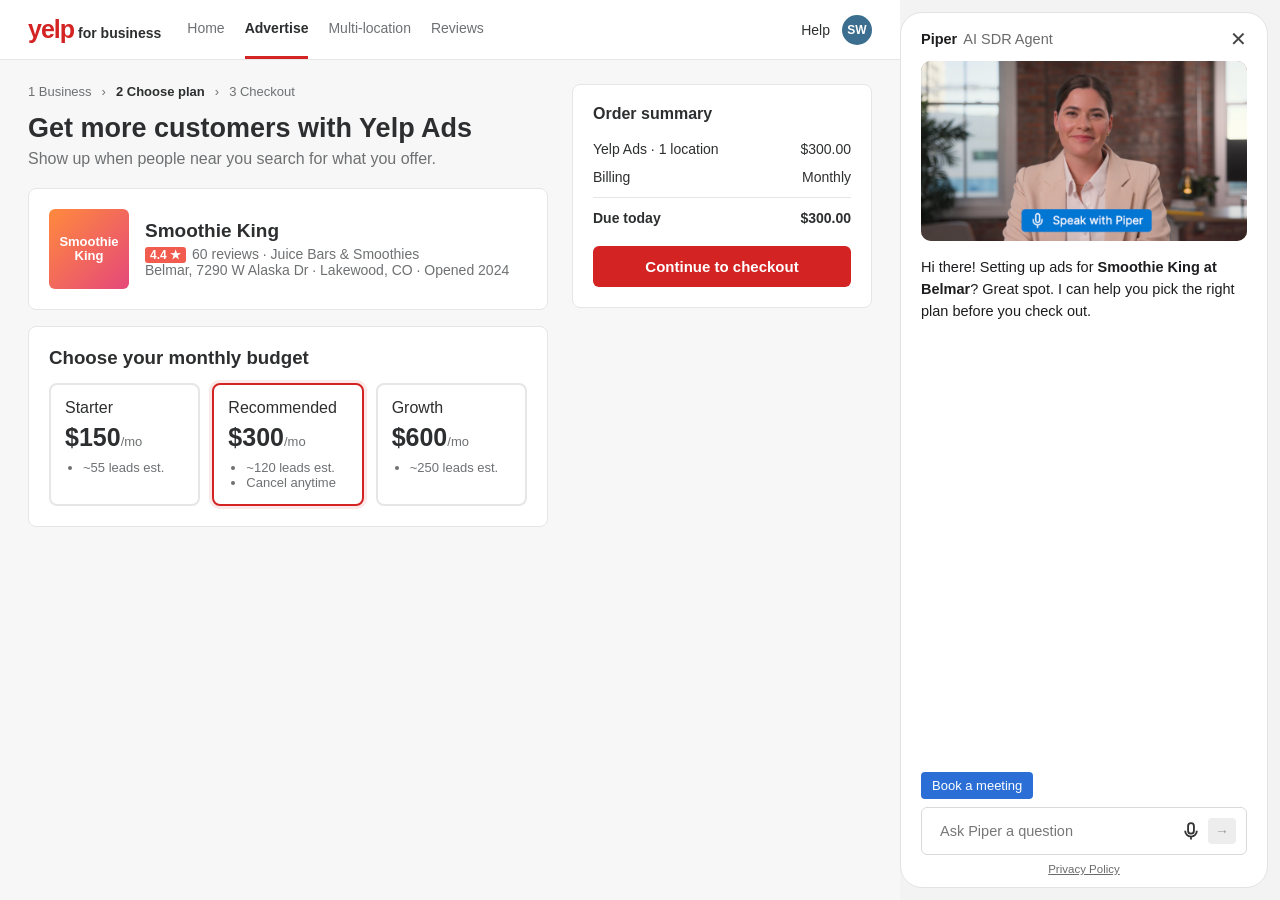
<file: prototypes/piper.html>
<!DOCTYPE html>
<html lang="en">
<head>
<meta charset="utf-8">
<meta name="robots" content="noindex, nofollow">
<link rel="icon" href="data:image/svg+xml,%3Csvg xmlns='http://www.w3.org/2000/svg' viewBox='0 0 32 32'%3E%3Crect width='32' height='32' rx='7' fill='%23d32323'/%3E%3Ctext x='16' y='23' font-family='Arial' font-weight='700' font-size='20' fill='white' text-anchor='middle'%3Ey%3C/text%3E%3C/svg%3E">
<meta name="demo-url" content="biz.yelp.com/advertise/checkout?biz=smoothie-king-lakewood-belmar">
<title>Yelp for Business - Advertise</title>
<meta name="viewport" content="width=device-width, initial-scale=1">
<link rel="stylesheet" href="shared.css?v=20261020h">
<style>
  :root { --yelp: #d32323; --ink: #2d2e2f; --muted: #6e7072; --line: #e6e6e6; --piper: #0b5cab; --piper-2: #1b96ff; }
  * { box-sizing: border-box; }
  body { margin: 0; font-family: -apple-system, "Helvetica Neue", Helvetica, Arial, sans-serif; color: var(--ink); background: #fff; height: 100vh; overflow: hidden; }
  .layout { display: grid; grid-template-columns: 1fr 380px; height: calc(100vh - var(--frame-h)); }

  /* ---------- Website ---------- */
  .site { overflow-y: auto; background: #f7f7f7; position: relative; scroll-behavior: smooth; }
  .topbar { position: sticky; top: 0; z-index: 2; background: #fff; border-bottom: 1px solid var(--line); height: 60px; display: flex; align-items: center; padding: 0 28px; gap: 26px; }
  .wordmark { font-weight: 800; font-size: 25px; color: var(--yelp); letter-spacing: -1px; }
  .wordmark small { font-weight: 600; font-size: 14px; color: var(--ink); letter-spacing: 0; margin-left: 4px; }
  .topbar nav { display: flex; gap: 20px; font-size: 14px; color: var(--muted); align-self: stretch; align-items: center; }
  .topbar nav span { height: 100%; display: flex; align-items: center; border-bottom: 3px solid transparent; }
  .topbar nav span.on { color: var(--ink); font-weight: 700; border-bottom-color: var(--yelp); }
  .topbar .right { margin-left: auto; display: flex; align-items: center; gap: 12px; font-size: 14px; }
  .avatar { width: 30px; height: 30px; border-radius: 50%; background: #3b6e8f; color: #fff; display: grid; place-items: center; font-weight: 700; font-size: 12px; }
  .view { display: none; animation: fade .4s; } .view.on { display: block; }
  .wrap { max-width: 980px; margin: 24px auto; padding: 0 28px; display: grid; grid-template-columns: 1fr 300px; gap: 24px; }
  .steps { display: flex; gap: 10px; font-size: 13px; color: var(--muted); margin-bottom: 14px; }
  .steps span.on { color: var(--ink); font-weight: 700; }
  h1 { font-size: 27px; margin: 0 0 6px; }
  .sub { color: var(--muted); margin: 0 0 20px; }
  .card { background: #fff; border: 1px solid var(--line); border-radius: 8px; padding: 20px; margin-bottom: 16px; }
  .biz { display: flex; gap: 16px; align-items: center; }
  .biz .ph { width: 80px; height: 80px; border-radius: 6px; background: linear-gradient(135deg, #ff8a3d, #e5487a); display: grid; place-items: center; color: #fff; font-weight: 800; font-size: 13px; text-align: center; line-height: 1.1; flex: none; }
  .biz h2 { margin: 0 0 4px; font-size: 19px; }
  .stars { color: #fff; background: #f15c4f; padding: 1px 5px; border-radius: 3px; font-size: 12px; font-weight: 700; margin-right: 6px; }
  .meta { color: var(--muted); font-size: 14px; }
  .plans { display: grid; grid-template-columns: repeat(3, 1fr); gap: 12px; }
  .plan { border: 2px solid var(--line); border-radius: 8px; padding: 14px; }
  .plan.sel { border-color: var(--yelp); box-shadow: 0 0 0 3px rgba(211,35,35,.1); }
  .plan .p { font-size: 25px; font-weight: 800; margin: 6px 0; }
  .plan .p small { font-size: 13px; font-weight: 400; color: var(--muted); }
  .plan ul { padding-left: 18px; margin: 8px 0 0; font-size: 13px; color: var(--muted); }
  .btn { background: var(--yelp); color: #fff; border: 0; border-radius: 6px; padding: 12px 20px; font-weight: 700; font-size: 15px; cursor: pointer; }
  .summary h3 { margin: 0 0 12px; font-size: 16px; }
  .row { display: flex; justify-content: space-between; font-size: 14px; padding: 6px 0; }
  .row.total { border-top: 1px solid var(--line); margin-top: 6px; padding-top: 12px; font-weight: 700; }
  .ml-hero { background: linear-gradient(120deg, #2d2e2f, #5b1d1d); color: #fff; padding: 46px 40px; }
  .ml-hero h1 { font-size: 34px; max-width: 620px; }
  .ml-hero p { color: #f3d6d6; max-width: 560px; font-size: 16px; }
  .ml-grid { max-width: 980px; margin: 24px auto; padding: 0 28px; display: grid; grid-template-columns: repeat(3, 1fr); gap: 16px; }
  .ml-grid .card h3 { margin: 0 0 6px; font-size: 16px; }
  .ml-grid .card p { margin: 0; color: var(--muted); font-size: 14px; }
  .case { max-width: 924px; margin: 0 auto 30px; background: #fff; border: 1px solid var(--line); border-radius: 10px; padding: 24px; display: grid; grid-template-columns: 1fr 1fr; gap: 24px; }
  .case .q { font-size: 18px; line-height: 1.4; }
  .case .who { color: var(--muted); font-size: 13px; margin-top: 10px; }
  .case .stat { font-size: 30px; font-weight: 800; color: var(--yelp); }
  .case .stat small { display: block; font-size: 13px; font-weight: 500; color: var(--muted); }

  /* ---------- Piper pinned panel (matches Qualified's pinned mode) ---------- */
  .pinned { background: #f3f3f3; padding: 12px 12px 12px 0; display: flex; min-height: 0; }
  .pcard { flex: 1; background: #fff; border: 1px solid #e3e3e3; border-radius: 22px; display: flex; flex-direction: column; min-height: 0; overflow: hidden;
           font-family: Inter, -apple-system, "Helvetica Neue", Arial, sans-serif; color: #1d1d1f; }
  .ph-head { display: flex; align-items: center; justify-content: space-between; padding: 16px 20px 12px; font-size: 14.5px; }
  .ph-head b { font-weight: 700; } .ph-head span.role { color: #6b6b6b; margin-left: 6px; }
  .ph-head .x { font-size: 20px; color: #444; line-height: 1; }
  .video { margin: 0 20px; aspect-ratio: 818 / 452; border-radius: 10px; position: relative; overflow: hidden; flex: none; background: #b98b6e; }
  .video img { position: absolute; inset: 0; width: 100%; height: 100%; object-fit: cover; }
  .video .glow { position: absolute; inset: 0; border-radius: 10px; box-shadow: inset 0 0 0 0 rgba(43,111,214,0); transition: box-shadow .3s; pointer-events: none; }
  /* The avatar image already shows the Speak with Piper button; this is an invisible click target over it. */
  .speak { position: absolute; left: 50%; bottom: 5%; width: 40%; height: 14%; transform: translateX(-50%); background: transparent; color: transparent; opacity: 0; border: 0; border-radius: 4px;
           padding: 6px 12px; font: 500 13px Inter, -apple-system, Arial, sans-serif; display: flex; gap: 7px; align-items: center; cursor: pointer; white-space: nowrap; }
  .speak svg { width: 12px; height: 14px; position: static; }
  .msgs { flex: 1; overflow-y: auto; padding: 16px 20px 8px; display: flex; flex-direction: column; gap: 14px; min-height: 0; }
  .msgs > * { flex: none; }
  .m { font-size: 14.5px; line-height: 1.5; animation: pop .25s ease-out; }
  .m.piper { align-self: stretch; }
  .m.me { align-self: flex-end; max-width: 84%; background: #f1f1f1; border-radius: 8px; padding: 12px 16px; }
  .attach { display: flex; gap: 10px; align-items: center; border: 1px solid #e3e3e3; border-radius: 8px; padding: 8px 10px; margin-top: 8px; }
  .attach .th { width: 46px; height: 34px; border-radius: 4px; background: linear-gradient(120deg, #2d2e2f, #5b1d1d); flex: none; }
  .typing { align-self: flex-start; display: flex; gap: 4px; padding: 6px 0; }
  .typing i { width: 6px; height: 6px; border-radius: 50%; background: #a3a3a3; animation: blink 1s infinite; }
  .typing i:nth-child(2) { animation-delay: .15s } .typing i:nth-child(3) { animation-delay: .3s }
  .booker { border: 1px solid #e6e6e6; border-radius: 10px; padding: 16px; background: #fff; align-self: stretch; animation: pop .3s; font-size: 13px;
            box-shadow: 0 1px 3px rgba(0,0,0,.05); }
  .booker .top { display: flex; justify-content: space-between; align-items: center; font-weight: 700; font-size: 16px; }
  .booker .top span:last-child { font-weight: 400; font-size: 18px; color: #444; }
  .booker .rep { display: flex; gap: 10px; align-items: center; margin: 12px 0 14px; }
  .booker .rep i { width: 30px; height: 30px; border-radius: 50%; background: linear-gradient(135deg, #c79a7c, #7b5b48); color: #fff; display: grid; place-items: center; font-style: normal; font-size: 11px; font-weight: 700; flex: none; }
  .booker .rep small { display: block; color: #6b6b6b; font-size: 11.5px; }
  .booker .rep b { font-size: 13.5px; } .booker .rep em { font-style: normal; color: #6b6b6b; font-size: 12.5px; }
  .booker .mon { display: flex; justify-content: space-between; font-weight: 700; font-size: 14px; margin-bottom: 8px; }
  .booker .mon span:last-child, .booker .tz span:last-child { color: #9a9a9a; font-weight: 400; letter-spacing: 6px; }
  .days { display: grid; grid-template-columns: repeat(7, 1fr); gap: 4px; text-align: center; }
  .days div { border-radius: 6px; padding: 5px 0 6px; font-size: 10.5px; color: #6b6b6b; border: 2px solid transparent; letter-spacing: .03em; }
  .days div b { display: block; font-size: 19px; color: #1d1d1f; font-weight: 600; margin-top: 1px; }
  .days div.past { background: #f3f3f3; } .days div.past b { color: #8a8a8a; }
  .days div.on { border-color: #2b6fd6; }
  .tz { display: flex; justify-content: space-between; color: #6b6b6b; font-size: 12.5px; margin: 12px 0 10px; }
  .slots { display: grid; grid-template-columns: repeat(3, 1fr); gap: 8px; }
  .slots span { border: 1px solid #d9d9d9; border-radius: 5px; text-align: center; padding: 7px 0; font-size: 12.5px; font-weight: 600; color: #1d1d1f; }
  .slots span.on { border: 2px solid #2b6fd6; padding: 6px 0; }
  .booker .foot { display: flex; align-items: center; gap: 14px; margin-top: 14px; font-size: 12.5px; color: #6b6b6b; }
  .booker .foot .cancel { margin-left: auto; color: #1d1d1f; }
  .booker .foot .go { background: #2b6fd6; color: #fff; border-radius: 5px; padding: 7px 16px; font-weight: 600; font-size: 13.5px; }
  .booker.done .foot .go { background: #1f8f4e; }
  .booker .note { margin-top: 12px; font-size: 12px; color: #4b4b4b; background: #f7f7f7; border-radius: 6px; padding: 8px 10px; }
  .actions { padding: 6px 20px 8px; } .actions .bm { background: #2b6fd6; color: #fff; border: 0; border-radius: 4px; padding: 6px 11px; font: 500 13px Inter, -apple-system, Arial, sans-serif; }
  .composer { margin: 0 20px; border: 1px solid #d9d9d9; border-radius: 6px; padding: 10px 10px 10px 16px; display: flex; gap: 10px; align-items: center; }
  .composer input { flex: 1; border: 0; outline: none; font: 14.5px Inter, -apple-system, Arial, sans-serif; color: #1d1d1f; background: transparent; }
  .composer input::placeholder { color: #777; }
  .composer .mic { width: 14px; height: 18px; color: #333; }
  .composer .send { width: 28px; height: 26px; border-radius: 4px; background: #ededed; color: #9a9a9a; display: grid; place-items: center; font-size: 14px; }
  .privacy { text-align: center; font-size: 11.5px; color: #6b6b6b; padding: 8px 0 12px; text-decoration: underline; }
  @keyframes talk { from { transform: scaleY(.6) } to { transform: scaleY(1.5) } }

  @keyframes pop { from { transform: translateY(6px); opacity: 0 } to { transform: none; opacity: 1 } }
  @keyframes blink { 0%, 100% { opacity: .3 } 50% { opacity: 1 } }
  @keyframes fade { from { opacity: 0 } to { opacity: 1 } }
  @keyframes ring { 0% { transform: scale(1); opacity: .8 } 100% { transform: scale(1.7); opacity: 0 } }
</style>
</head>
<body>
<div class="layout">
  <!-- ======== Yelp for Business website ======== -->
  <div class="site" id="site">
    <div class="topbar">
      <div class="wordmark">yelp<small>for business</small></div>
      <nav><span>Home</span><span id="nav-adv" class="on">Advertise</span><span id="nav-ml">Multi-location</span><span>Reviews</span></nav>
      <div class="right"><span>Help</span><div class="avatar">SW</div></div>
    </div>

    <div class="view on" id="v-checkout">
      <div class="wrap">
        <main>
          <div class="steps"><span>1 Business</span>›<span class="on">2 Choose plan</span>›<span>3 Checkout</span></div>
          <h1>Get more customers with Yelp Ads</h1>
          <p class="sub">Show up when people near you search for what you offer.</p>
          <div class="card biz">
            <div class="ph">Smoothie<br>King</div>
            <div>
              <h2>Smoothie King</h2>
              <div class="meta"><span class="stars">4.4 ★</span>60 reviews · Juice Bars &amp; Smoothies</div>
              <div class="meta">Belmar, 7290 W Alaska Dr · Lakewood, CO · Opened 2024</div>
            </div>
          </div>
          <div class="card">
            <h3 style="margin:0 0 14px">Choose your monthly budget</h3>
            <div class="plans">
              <div class="plan"><div>Starter</div><div class="p">$150<small>/mo</small></div><ul><li>~55 leads est.</li></ul></div>
              <div class="plan sel"><div>Recommended</div><div class="p">$300<small>/mo</small></div><ul><li>~120 leads est.</li><li>Cancel anytime</li></ul></div>
              <div class="plan"><div>Growth</div><div class="p">$600<small>/mo</small></div><ul><li>~250 leads est.</li></ul></div>
            </div>
          </div>
        </main>
        <aside>
          <div class="card summary">
            <h3>Order summary</h3>
            <div class="row"><span>Yelp Ads · 1 location</span><span>$300.00</span></div>
            <div class="row"><span>Billing</span><span>Monthly</span></div>
            <div class="row total"><span>Due today</span><span>$300.00</span></div>
            <button class="btn" style="width:100%;margin-top:14px">Continue to checkout</button>
          </div>
        </aside>
      </div>
    </div>

    <div class="view" id="v-ml">
      <div class="ml-hero">
        <h1>One plan for every location you run</h1>
        <p>Multi-location advertisers manage all their brands and stores from one dashboard, with one bill, location-level reporting and a dedicated team.</p>
      </div>
      <div class="ml-grid">
        <div class="card"><h3>One dashboard</h3><p>Every location and brand, side by side, with location-level leads and spend.</p></div>
        <div class="card"><h3>One bill</h3><p>Consolidate store-by-store plans into a single budget you control.</p></div>
        <div class="card"><h3>Dedicated team</h3><p>A multi-location specialist who knows franchise and multi-brand operators.</p></div>
      </div>
      <div class="case" id="case">
        <div>
          <div style="font-size:12px;font-weight:700;color:var(--yelp);letter-spacing:.06em">CUSTOMER STORY</div>
          <div class="q">“We had nine store managers each running their own Yelp plan. Putting all 14 locations on one plan gave me one number to manage, and the new stores were live on day one.”</div>
          <div class="who">Multi-brand franchisee, Southwest US · 14 locations, 3 brands</div>
        </div>
        <div style="display:grid;grid-template-columns:1fr 1fr;gap:14px;align-content:center">
          <div class="stat">14<small>locations on one plan</small></div>
          <div class="stat">1<small>bill, one dashboard</small></div>
          <div class="stat">Day 1<small>new stores live</small></div>
          <div class="stat">3<small>brands managed together</small></div>
        </div>
      </div>
    </div>
  </div>

  <!-- ======== Piper, pinned mode ======== -->
  <aside class="pinned" id="piper">
   <div class="pcard">
    <div class="ph-head"><div><b>Piper</b><span class="role">AI SDR Agent</span></div><span class="x">✕</span></div>
    <div class="video" id="video">
      <img src="assets/piper-avatar.png" alt="Piper, AI SDR Agent">
      <div class="glow"></div>
      <button class="speak" id="speakBtn"><svg viewBox="0 0 12 16" fill="none" stroke="currentColor" stroke-width="1.6"><rect x="3.5" y="1" width="5" height="9" rx="2.5"/><path d="M1 7.5a5 5 0 0 0 10 0M6 12.5V15"/></svg>Speak with Piper</button>
    </div>
    <div class="msgs" id="msgs"></div>
    <div class="actions"><button class="bm">Book a meeting</button></div>
    <div class="composer" id="composerBox">
      <input id="composer" placeholder="Ask Piper a question" readonly>
      <span class="mic"><svg viewBox="0 0 12 16" fill="none" stroke="currentColor" stroke-width="1.6"><rect x="3.5" y="1" width="5" height="9" rx="2.5"/><path d="M1 7.5a5 5 0 0 0 10 0M6 12.5V15"/></svg></span><span class="send" id="sendBtn">→</span>
    </div>
    <div class="privacy">Privacy Policy</div>
   </div>
  </aside>
</div>

<div class="presenter" id="presenter"></div>

<script src="data.js?v=20261020h"></script>
<script src="presenter.js?v=20261020h"></script>
<script>
const P = YELP_DATA.piper, R = YELP_DATA.rev_per_location;
const fmt = n => "$" + n.toLocaleString();
const msgs = document.getElementById("msgs"), piperEl = document.getElementById("piper"), video = document.getElementById("video");
const sleep = ms => new Promise(r => setTimeout(r, ms));



// Booker shows the week of the next Thursday (matches scripts/seed.py), with Thursday selected.
const MEET = (() => { const t = new Date(); t.setHours(0, 0, 0, 0); t.setDate(t.getDate() + ((4 - t.getDay() + 7) % 7 || 7)); return t; })();
function bookerDays() {
  const today = new Date(); today.setHours(0, 0, 0, 0);
  const out = [];
  for (let k = 0; k < 7; k++) {
    const d = new Date(MEET); d.setDate(MEET.getDate() - 4 + k);
    const cls = d.getTime() === MEET.getTime() ? "on" : (d < today || d.getDay() % 6 === 0) ? "past" : "";
    out.push(`<div class="${cls}">${d.toLocaleDateString("en-US", { weekday: "short" }).toUpperCase()}<b>${d.getDate()}</b></div>`);
  }
  return out.join("");
}
function say(who, html) {
  const d = document.createElement("div");
  d.className = `m ${who}`;
  d.innerHTML = html;
  msgs.appendChild(d); msgs.scrollTop = msgs.scrollHeight;
  return d;
}
function typing(ms) {
  return new Promise(res => {
    const t = document.createElement("div"); t.className = "typing"; t.innerHTML = "<i></i><i></i><i></i>";
    msgs.appendChild(t); msgs.scrollTop = msgs.scrollHeight;
    setTimeout(() => { t.remove(); res(); }, ms);
  });
}
// Piper replies on her own: typing dots, then the message streams in. `extra` (e.g. an attachment) appears after.
async function piper(html, instant, extra = "") {
  if (instant) { say("piper", html + extra); return; }
  await typing(800 + Math.random() * 500);
  const d = say("piper", html);
  const nodes = [];
  const walk = n => n.childNodes.forEach(c => c.nodeType === 3 ? nodes.push([c, c.textContent]) : walk(c));
  walk(d);
  nodes.forEach(([n]) => n.textContent = "");
  for (const [n, full] of nodes) {
    for (let i = 0; i < full.length; i += 2) { n.textContent = full.slice(0, i + 2); msgs.scrollTop = msgs.scrollHeight; await sleep(14); }
  }
  if (extra) { d.insertAdjacentHTML("beforeend", extra); msgs.scrollTop = msgs.scrollHeight; }
  await sleep(250);
}
// Sam types into the chat box, presses send, and the message posts.
async function sam(text, instant) {
  const c = document.getElementById("composer");
  if (!instant) {
    await sleep(300);
    await Presenter.type(c, text);
    await Presenter.press(document.getElementById("sendBtn"));
    c.value = "";
  }
  say("me", text);
}
const exchange = (text, reply, extra) => async i => { await sam(text, i); await piper(reply, i, extra); };
function page(name) {
  Presenter.setUrl(name === "ml" ? "biz.yelp.com/advertise/multi-location" : "biz.yelp.com/advertise/checkout?biz=smoothie-king-lakewood-belmar");
  document.getElementById("v-checkout").classList.toggle("on", name === "checkout");
  document.getElementById("v-ml").classList.toggle("on", name === "ml");
  document.getElementById("nav-adv").classList.toggle("on", name === "checkout");
  document.getElementById("nav-ml").classList.toggle("on", name === "ml");
  document.getElementById("site").scrollTop = 0;
}

// Each step: [presenter note, async fn(instant)]
const ATTACH = `<div class="attach"><span class="th"></span><span><b>Multi-location plans</b><br><span style="color:#6e7072;font-size:12px">Yelp for Business · 2 min read</span></span></div>`;
const BOOKER = () => `<div class="top"><span>Schedule a meeting</span><span>✕</span></div>
      <div class="rep"><i>JR</i><div><small>You'll meet with</small><b>Jordan Reyes</b> <em>· Business Development</em></div></div>
      <div class="mon"><span>${MEET.toLocaleDateString("en-US", { month: "long", year: "numeric" })} ▾</span><span>← →</span></div>
      <div class="days">${bookerDays()}</div>
      <div class="tz"><span>-06:00 - Mountain Time (... ⌄</span><span>← →</span></div>
      <div class="slots"><span>8:30 AM</span><span>9:00 AM</span><span>9:30 AM</span><span id="s10">10:00 AM</span><span>10:30 AM</span><span>11:00 AM</span>
        <span>11:30 AM</span><span>12:00 PM</span><span>12:30 PM</span><span>1:00 PM</span><span>1:30 PM</span><span>2:00 PM</span></div>
      <div class="foot"><span>◷ 30 minutes</span><span class="cancel">Cancel</span><span class="go" id="go">Continue</span></div>`;

// Each step: [presenter note, async fn(instant)]. One → = one turn of the conversation.
const steps = [
  ["Tuesday 10:15 PM. Piper is pinned to the Yelp for Business site and greets him in context.", async i => {
    await piper(`Hi there! Setting up ads for <b>Smoothie King at Belmar</b>? Great spot. I can help you pick the right plan before you check out.`, true);
  }],
  ["Piper nudges, based on what he's browsing.", async i =>
    piper(`I noticed you've looked at our multi-location page a couple of times this week. Anything I can help you figure out?`, i)],
  ["Sam replies. Piper asks the question no form asks.", exchange(
    "Yeah, I just want to get this one store running before the weekend.",
    `Happy to help. One question so I point you to the right plan: <b>is this your only location, or do you operate others?</b>`)],
  ["The answer: 12 locations, 3 brands. Piper qualifies the budget owner.", exchange(
    "Ha, not exactly. I've got seven Dave's Hot Chicken and four Jersey Mike's too. Denver metro and the Springs.",
    `So that's <b>12 locations across 3 brands</b>. Do you run marketing for all of them, or does each store handle its own?`)],
  ["One budget; store managers claimed the pages. Piper asks about growth.", exchange(
    "I do. It's one budget. The store managers just claimed the pages.",
    `Got it. Any new locations on the way?`)],
  ["Development rights for 4 more. Piper co-browses to the multi-location page.", async i => {
    await sam("Four more Dave's. I've got development rights through 2028.", i);
    await piper(`Then a single-store plan undersells you. Let me show you what owners like you use instead.`, i);
    page("ml");
    if (!i) await sleep(600);
    const site = document.getElementById("site"), cs = document.getElementById("case");
    site.scrollTop = cs.offsetTop - 80;
    await piper(`This is a 14-location, 3-brand franchisee: <b>one dashboard, one bill</b>, new stores live on day one.`, i, ATTACH);
  }],
  ["Sam's interested. Piper offers a meeting with the right rep.", async i => {
    await sam("That's what I need. How do I set that up?", i);
    await piper(`You can still finish checkout for the Smoothie King tonight and be live this weekend. For all 12, let's get you 30 minutes with our team. Pick a time that works:`, i);
    const b = document.createElement("div"); b.className = "booker"; b.id = "booker";
    b.innerHTML = BOOKER();
    msgs.appendChild(b); msgs.scrollTop = msgs.scrollHeight;
  }],
  ["Sam books Thursday 10:00 and asks Piper to pass on what he wants.", async i => {
    const slot = document.getElementById("s10"), go = document.getElementById("go"), b = document.getElementById("booker");
    if (!i) { await sleep(400); await Presenter.press(slot); }
    slot?.classList.add("on");
    if (!i) { await sleep(500); await Presenter.press(go); }
    if (b) { b.classList.add("done"); go.textContent = "✓ Booked";
      b.insertAdjacentHTML("beforeend", `<div class="note"><b>Shared with Jordan:</b> 12 locations, 3 brands, one budget, 4 more by 2028. Wants one plan and one bill.</div>`); }
    msgs.scrollTop = msgs.scrollHeight;
    await sam("Can you let Jordan know I want one plan for everything, including the new stores?", i);
    await piper(`Done. Jordan will have all of it for <b>Thursday at 10:00 AM MT</b>, and Tom, who covers multi-location owners in Colorado, is on the invite. I'll email you a recap now.`, i);
  }],
];

function reset() {
  msgs.innerHTML = ""; document.getElementById("composer").value = ""; page("checkout");
}
Presenter.init(steps, reset);
</script>
</body>
</html>
</file>
<file: prototypes/shared.css>
/* Presenter strip shared by the demo mockups. */
.presenter {
  position: fixed; left: 50%; top: 10px; transform: translateX(-50%); z-index: 50;
  background: rgba(17, 24, 39, .88); color: #f9fafb; font: 12.5px -apple-system, "Helvetica Neue", Arial, sans-serif;
  padding: 7px 14px; border-radius: 18px; max-width: 70vw; cursor: pointer; display: flex; gap: 10px; align-items: center;
}
.presenter .keys { color: #9ca3af; white-space: nowrap; }
.presenter.hidden { display: none; }
.proto-note {
  position: fixed; left: 12px; bottom: 8px; font: 11px -apple-system, Arial, sans-serif; color: #9ca3af; z-index: 1;
}

/* Optional fake browser bar (press B, or add ?frame=1). Shows a realistic tab + URL while presenting. */
:root { --frame-h: 0px; }
html.framed { --frame-h: 76px; }
.fakebar { display: none; position: fixed; top: 0; left: 0; right: 0; height: 76px; z-index: 40; flex-direction: column;
  font: 12.5px -apple-system, "Helvetica Neue", Arial, sans-serif; color: #3c4043; }
html.framed .fakebar { display: flex; }
html.framed body { padding-top: 76px; box-sizing: border-box; }
.fakebar .fb-tabs { height: 36px; background: #dee1e6; display: flex; align-items: flex-end; gap: 14px; padding: 0 12px; }
.fakebar .fb-lights { display: flex; gap: 8px; align-self: center; margin-right: 8px; } .fakebar .fb-lights i { width: 12px; height: 12px; border-radius: 50%; display: block; }
.fakebar .fb-tab { height: 30px; width: 240px; background: #fff; border-radius: 9px 9px 0 0; display: flex; align-items: center; gap: 8px; padding: 0 12px; }
.fakebar .fb-tab img { width: 16px; height: 16px; }
.fakebar .fb-tab .fb-t { flex: 1; white-space: nowrap; overflow: hidden; text-overflow: ellipsis; }
.fakebar .fb-tab .fb-x, .fakebar .fb-plus { color: #5f6368; }
.fakebar .fb-plus { align-self: center; font-size: 16px; }
.fakebar .fb-bar { height: 40px; background: #fff; border-bottom: 1px solid #dadce0; display: flex; align-items: center; gap: 14px; padding: 0 12px; }
.fakebar .fb-nav { display: flex; gap: 14px; color: #5f6368; align-items: center; }
.fakebar .fb-url { flex: 1; height: 30px; background: #f1f3f4; border-radius: 15px; display: flex; align-items: center; gap: 10px; padding: 0 14px; font-size: 14px; }
.fakebar .fb-url .fb-lock { color: #5f6368; font-size: 11px; }
.fakebar .fb-url .fb-host { color: #202124; } .fakebar .fb-url .fb-path { color: #5f6368; margin-left: -10px; }
.fakebar .fb-me { width: 24px; height: 24px; border-radius: 50%; background: #3b6e8f; color: #fff; font-size: 10px; font-weight: 700; display: grid; place-items: center; }
html.framed .presenter { top: 84px; }

/* Click feedback used by Presenter.press() */
.pressed { transform: scale(.94); filter: brightness(.88); transition: transform .08s, filter .08s; }
</file>
